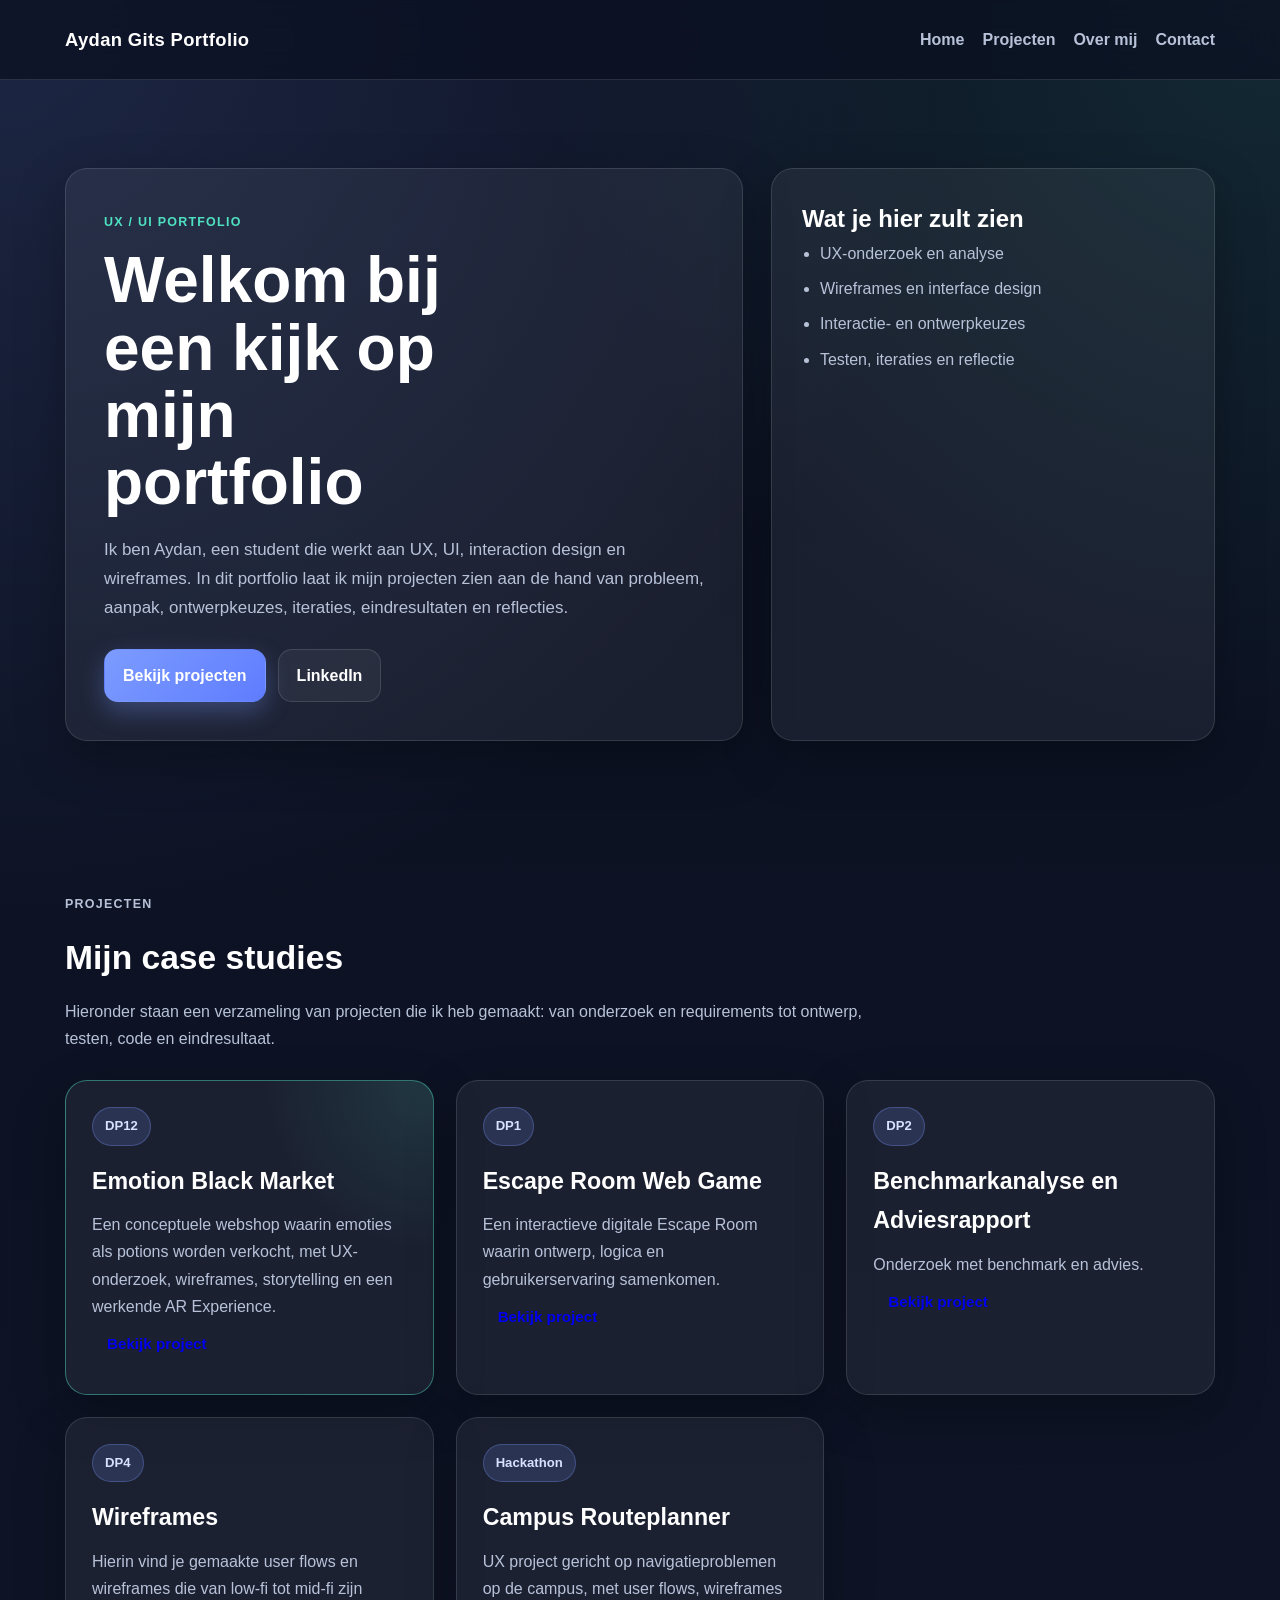
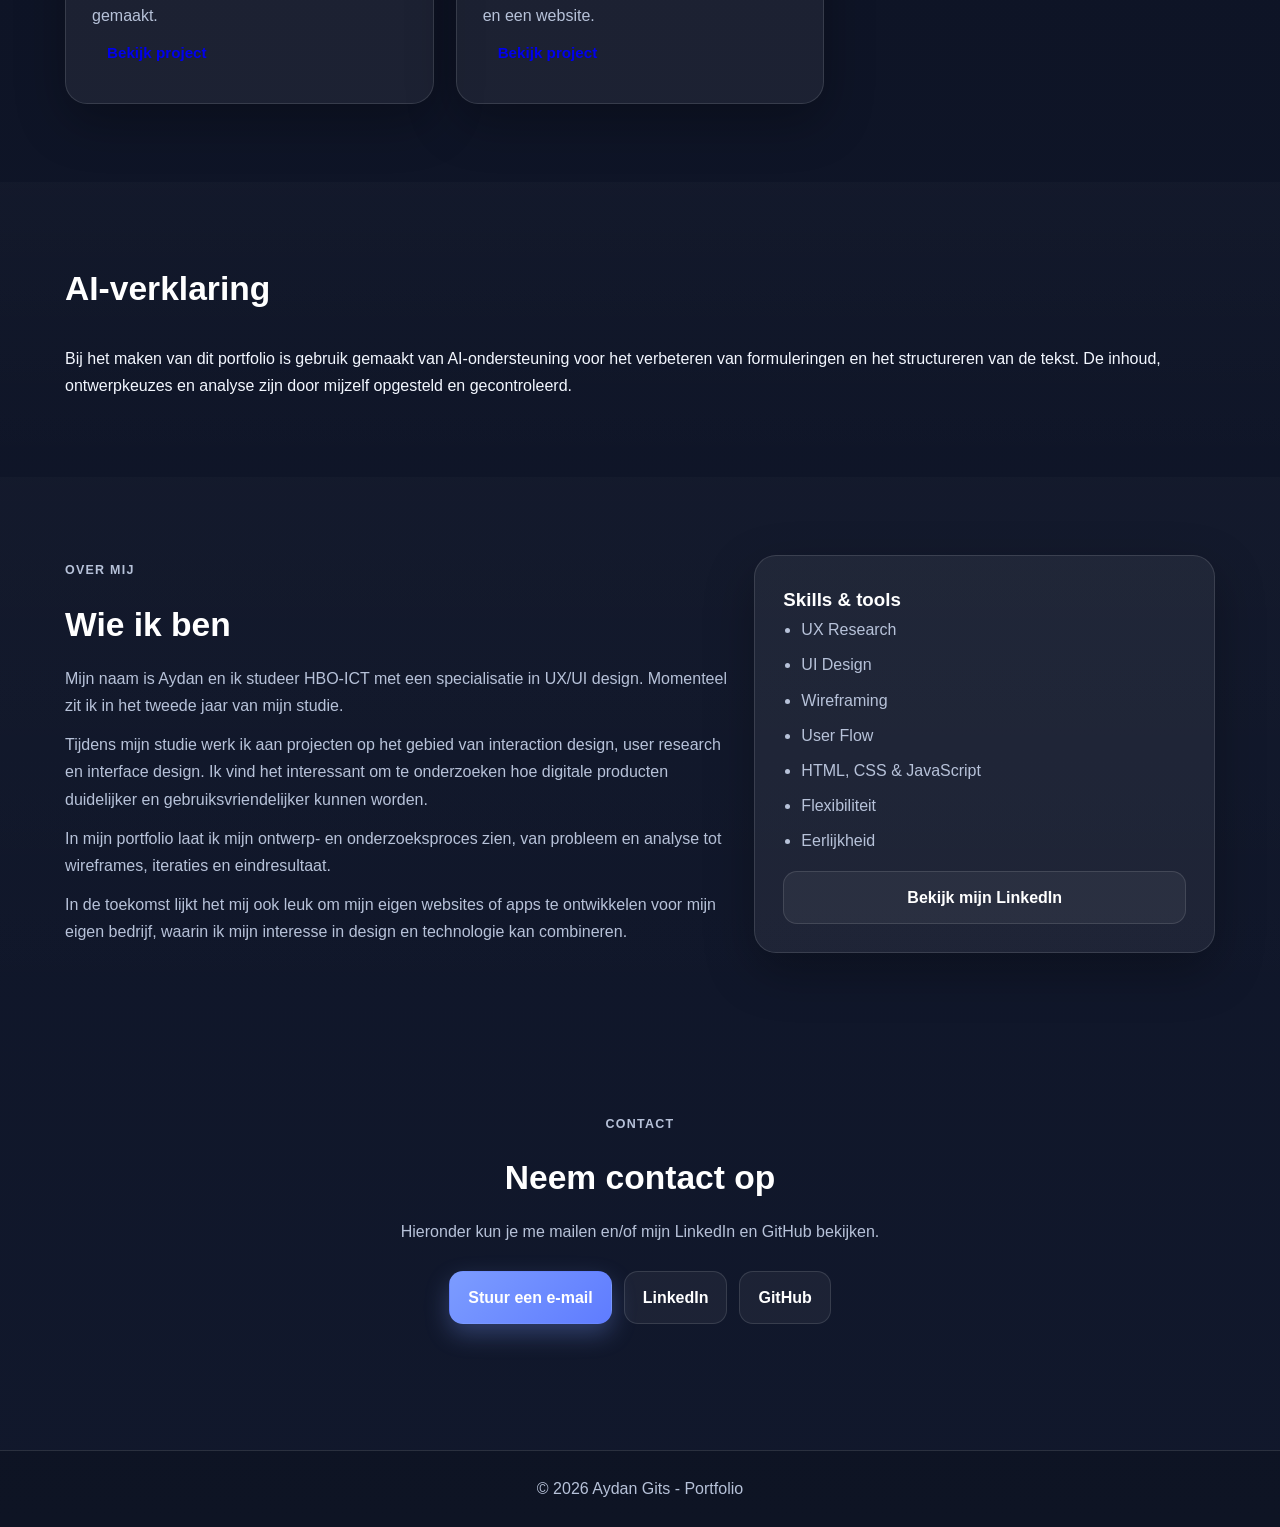
<file: index.html>
<!DOCTYPE html>
<html lang="nl">
<head>
  <meta charset="UTF-8" />
  <meta name="viewport" content="width=device-width, initial-scale=1.0" />
  <title>Aydan Gits | Portfolio</title>
  <link rel="stylesheet" href="style.css" />
</head>
<body>
  <header class="site-header">
    <div class="container header-inner">
      <a class="logo" href="index.html">Aydan Gits Portfolio</a>

      <nav class="nav">
        <a href="#home">Home</a>
        <a href="#projects">Projecten</a>
        <a href="#about">Over mij</a>
        <a href="#contact">Contact</a>
      </nav>
    </div>
  </header>

  <main>
    <section id="home" class="hero">
      <div class="container hero-grid">
        <div class="hero-text">
          <p class="eyebrow">UX / UI Portfolio</p>
          <h1>Welkom bij een kijk op mijn portfolio</h1>
          <p class="intro">
            Ik ben Aydan, een student die werkt aan UX, UI, interaction design en wireframes. 
            In dit portfolio laat ik mijn projecten zien aan de hand van
            probleem, aanpak, ontwerpkeuzes, iteraties, eindresultaten en reflecties.
          </p>

          <div class="hero-buttons">
            <a class="button primary" href="#projects">Bekijk projecten</a>
            <a class="button secondary" href="https://www.linkedin.com/in/aydan-gits-520730218/" target="_blank">LinkedIn</a>
          </div>
        </div>

        <div class="hero-card">
          <h2>Wat je hier zult zien</h2>
          <ul>
            <li>UX-onderzoek en analyse</li>
            <li>Wireframes en interface design</li>
            <li>Interactie- en ontwerpkeuzes</li>
            <li>Testen, iteraties en reflectie</li>
          </ul>
        </div>
      </div>
    </section>

    <section id="projects" class="section">
      <div class="container">
        <div class="section-heading">
          <p class="eyebrow">Projecten</p>
          <h2>Mijn case studies</h2>
          <p>
            Hieronder staan een verzameling van projecten die ik heb gemaakt:
            van onderzoek en requirements tot ontwerp, testen, code en eindresultaat.
          </p>
        </div>

        <div class="project-grid">
          <article class="project-card featured-project">
            <span class="tag">DP12</span>
            <h3>Emotion Black Market</h3>
            <p>
              Een conceptuele webshop waarin emoties als potions worden verkocht, met UX-onderzoek,
              wireframes, storytelling en een werkende AR Experience.
            </p>
            <a class="button small" href="project5.html">Bekijk project</a>
          </article>

          <article class="project-card">
            <span class="tag">DP1</span>
            <h3>Escape Room Web Game</h3>
            <p>
              Een interactieve digitale Escape Room waarin ontwerp, logica en gebruikerservaring samenkomen.
            </p>
            <a class="button small" href="project1.html">Bekijk project</a>
          </article>

          <article class="project-card">
            <span class="tag">DP2</span>
            <h3>Benchmarkanalyse en Adviesrapport</h3>
            <p>
              Onderzoek met benchmark en advies.
            </p>
            <a class="button small" href="project2.html">Bekijk project</a>
          </article>

          <article class="project-card">
            <span class="tag">DP4</span>
            <h3>Wireframes</h3>
            <p>
              Hierin vind je gemaakte user flows en wireframes die van low-fi tot mid-fi zijn gemaakt.
            </p>
            <a class="button small" href="project3.html">Bekijk project</a>
          </article>

          <article class="project-card">
            <span class="tag">Hackathon</span>
            <h3>Campus Routeplanner</h3>
            <p>
              UX project gericht op navigatieproblemen op de campus, met user flows, wireframes en een website.
            </p>
            <a class="button small" href="project4.html">Bekijk project</a>
          </article>
        </div>
      </div>
    </section>  

    <section class="section alt">
      <div class="container">
        <div class="section-heading">
          <h2>AI-verklaring</h2>
        </div>

        <p>
          Bij het maken van dit portfolio is gebruik gemaakt van AI-ondersteuning
          voor het verbeteren van formuleringen en het structureren van de tekst.
          De inhoud, ontwerpkeuzes en analyse zijn door mijzelf opgesteld
          en gecontroleerd.
        </p>
      </div>
    </section>

    <section id="about" class="section alt">
      <div class="container about-grid">
        <div>
          <p class="eyebrow">Over mij</p>
          <h2>Wie ik ben</h2>

          <p>
            Mijn naam is Aydan en ik studeer HBO-ICT met een specialisatie in UX/UI design.
            Momenteel zit ik in het tweede jaar van mijn studie.
          </p>

          <p>
            Tijdens mijn studie werk ik aan projecten op het gebied van interaction design,
            user research en interface design. Ik vind het interessant om te onderzoeken
            hoe digitale producten duidelijker en gebruiksvriendelijker kunnen worden.
          </p>

          <p>
            In mijn portfolio laat ik mijn ontwerp- en onderzoeksproces zien, van probleem
            en analyse tot wireframes, iteraties en eindresultaat.
          </p>

          <p>
            In de toekomst lijkt het mij ook leuk om mijn eigen websites of apps te ontwikkelen
            voor mijn eigen bedrijf, waarin ik mijn interesse in design en technologie kan combineren.
          </p>
        </div>

        <div class="about-card">
          <h3>Skills & tools</h3>
          <ul>
            <li>UX Research</li>
            <li>UI Design</li>
            <li>Wireframing</li>
            <li>User Flow</li>
            <li>HTML, CSS & JavaScript</li>
            <li>Flexibiliteit</li>
            <li>Eerlijkheid</li>
          </ul>

          <a class="button secondary full" href="https://www.linkedin.com/in/aydan-gits-520730218/" target="_blank">
            Bekijk mijn LinkedIn
          </a>
        </div>
      </div>
    </section>

    <section id="contact" class="section contact-section">
      <div class="container">
        <p class="eyebrow">Contact</p>
        <h2>Neem contact op</h2>
        <p>
          Hieronder kun je me mailen en/of mijn LinkedIn en GitHub bekijken.
        </p>

        <div class="link-group center-links">
          <a class="button primary" href="https://mail.google.com/mail/?view=cm&fs=1&to=aydan.gits@student.windesheim.com" target="_blank">Stuur een e-mail</a>
          <a class="button secondary" href="https://www.linkedin.com/in/aydan-gits-520730218/" target="_blank">LinkedIn</a>
          <a class="button secondary" href="https://github.com/aydanjg06" target="_blank">GitHub</a>
        </div>
      </div>
    </section>
  </main>

  <footer class="site-footer">
    <div class="container">
      <p>© 2026 Aydan Gits - Portfolio</p>
    </div>
  </footer>
</body>
</html>
</file>
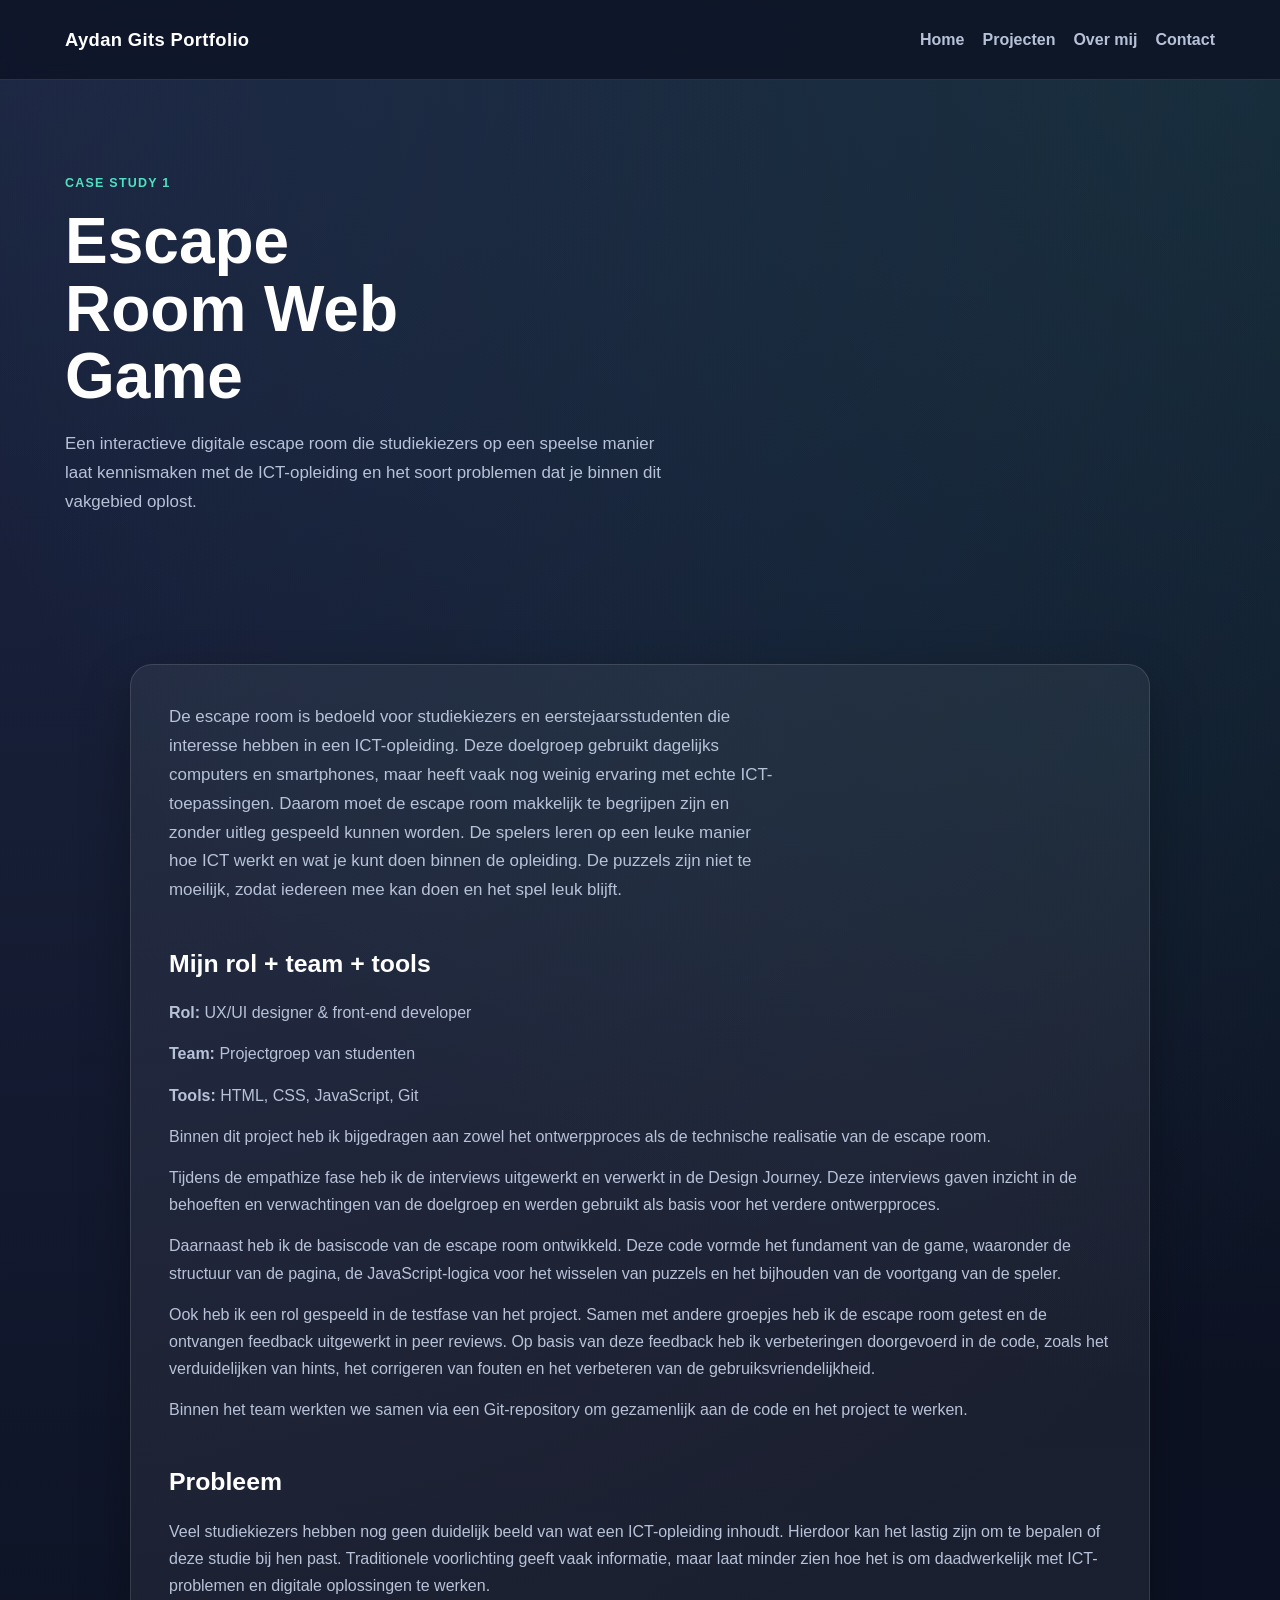
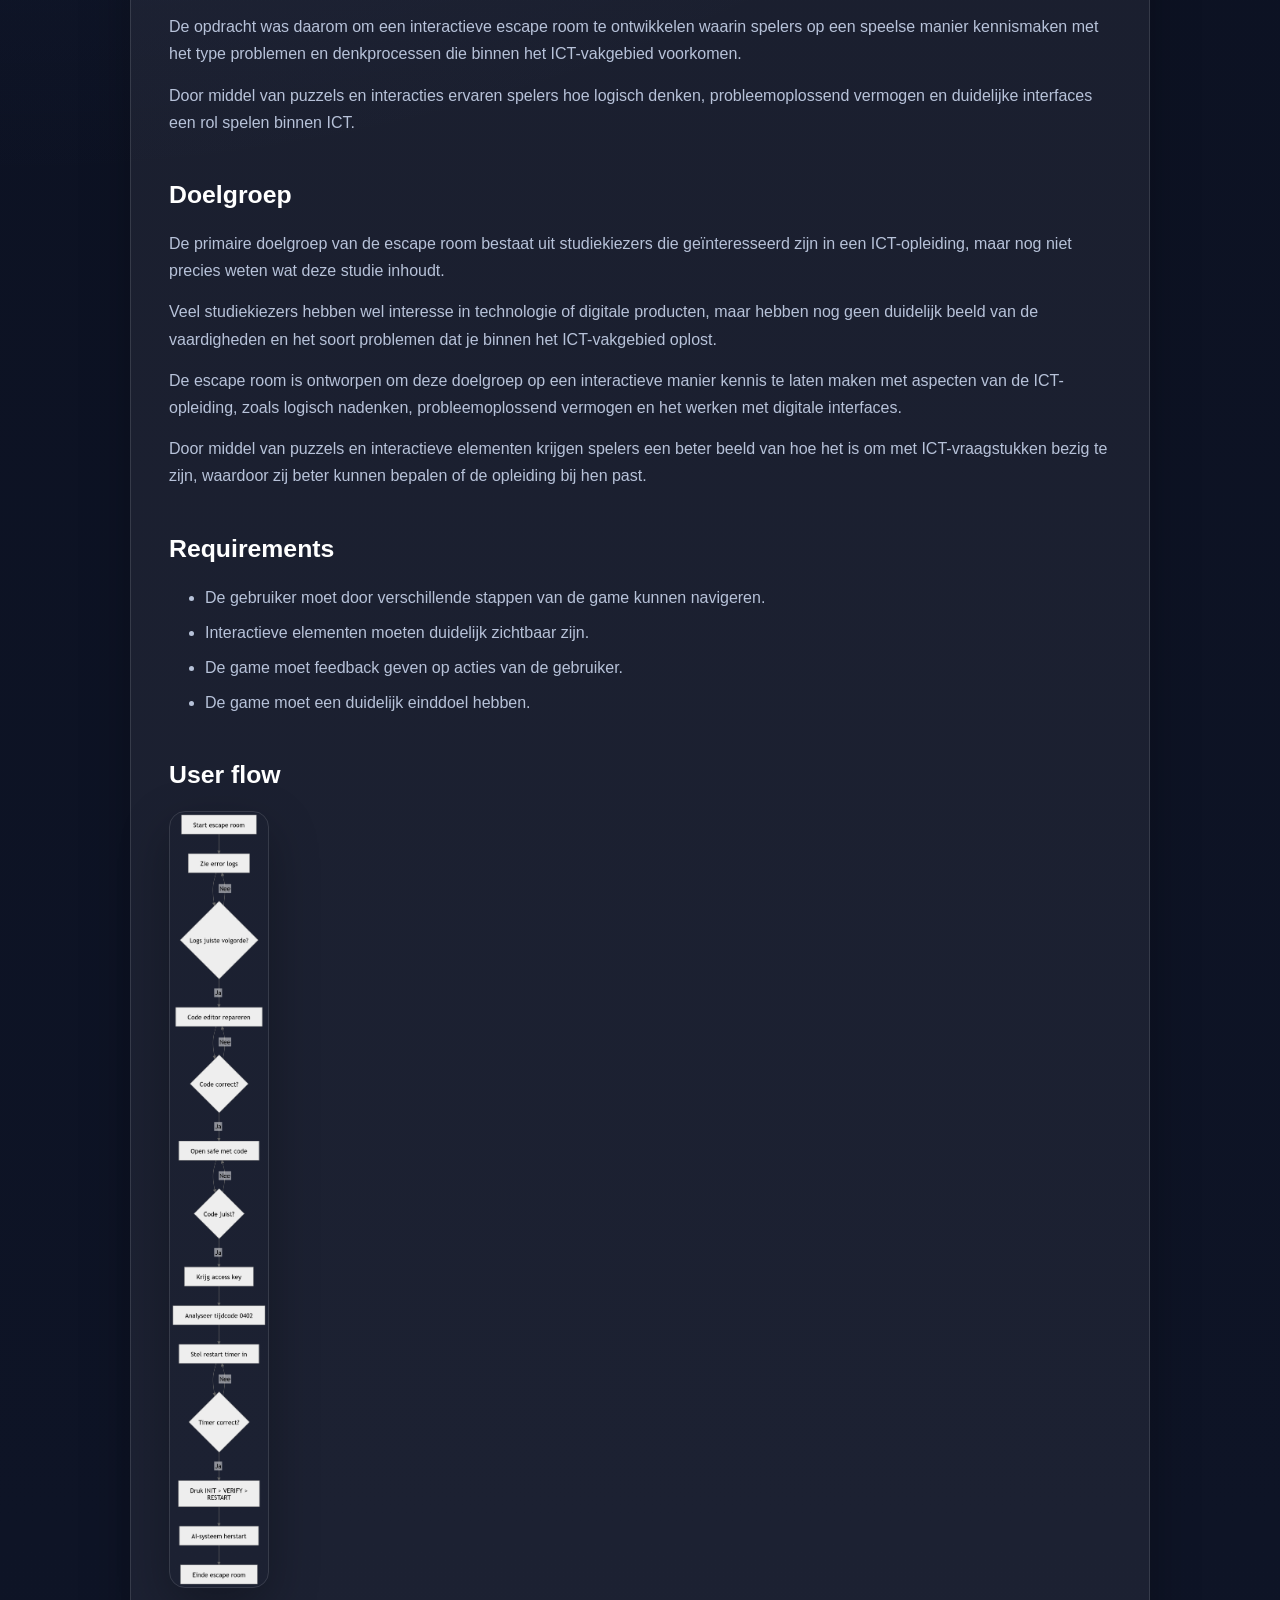
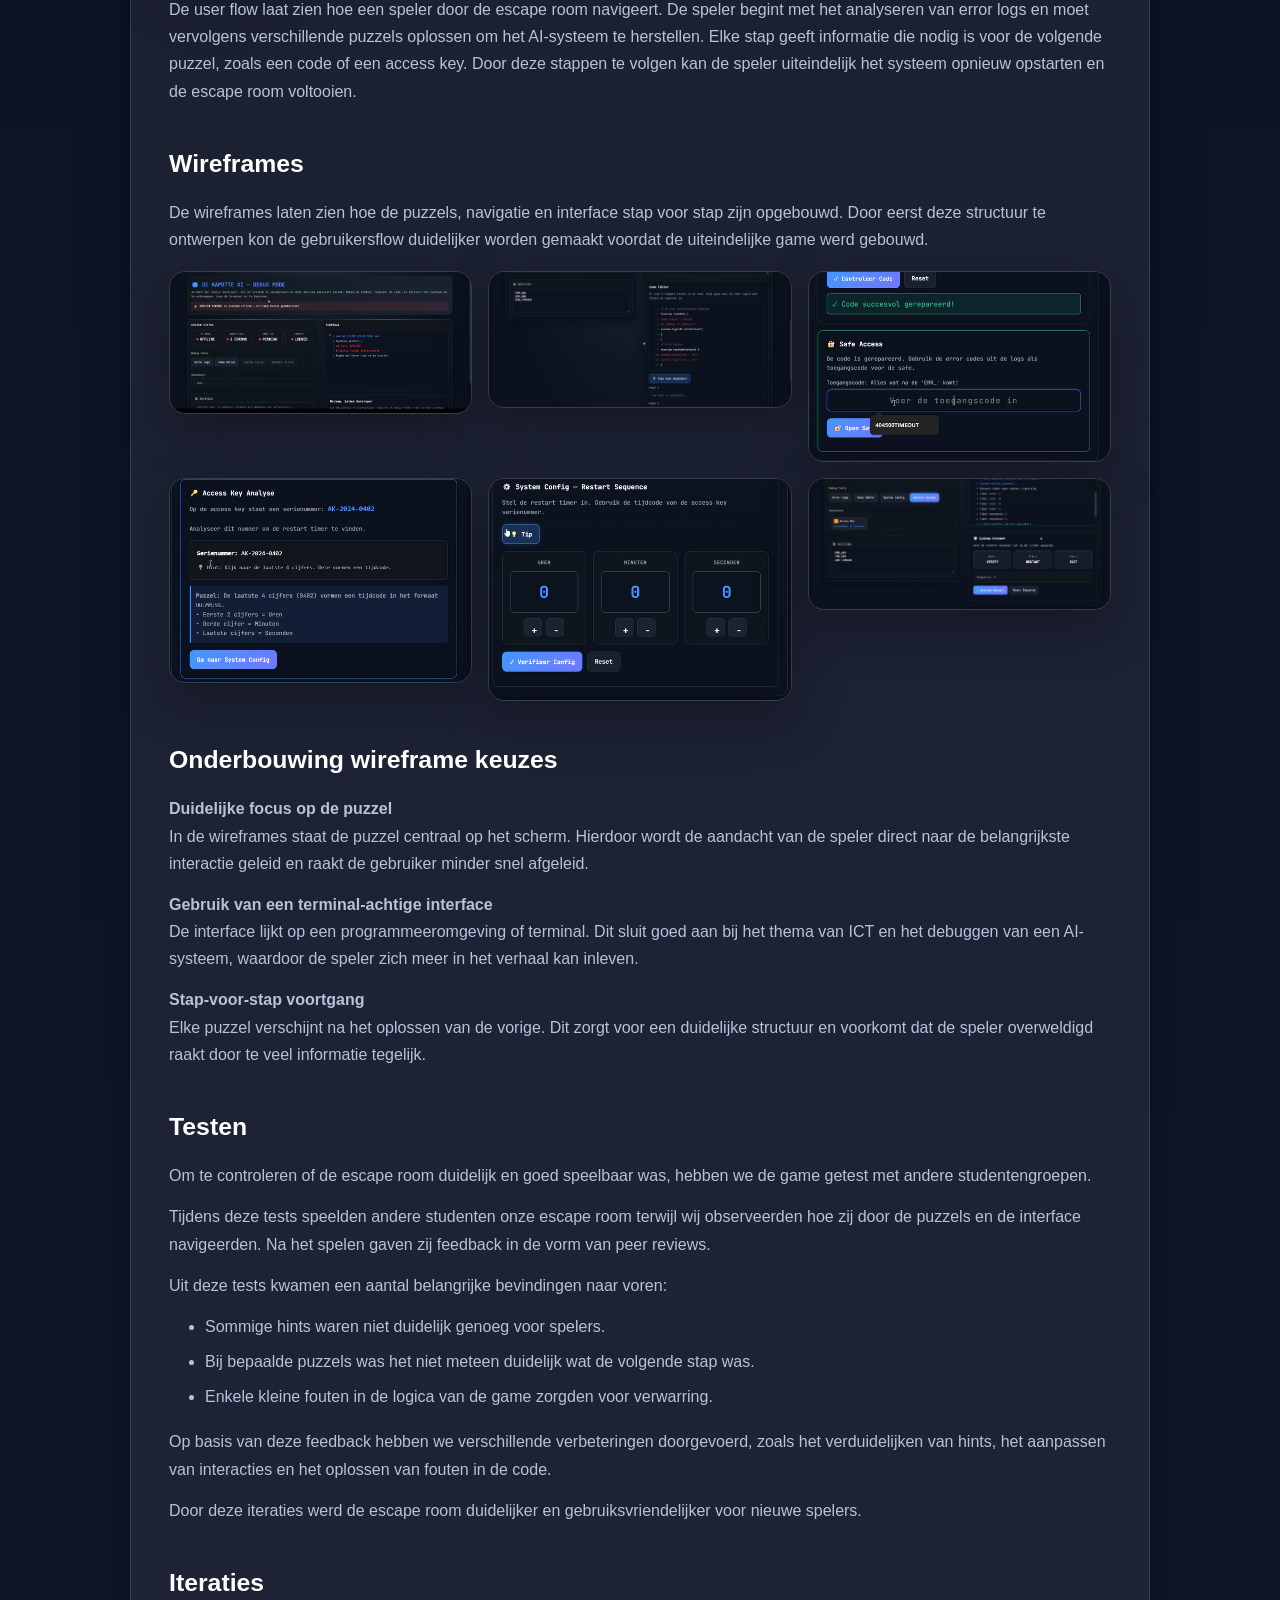
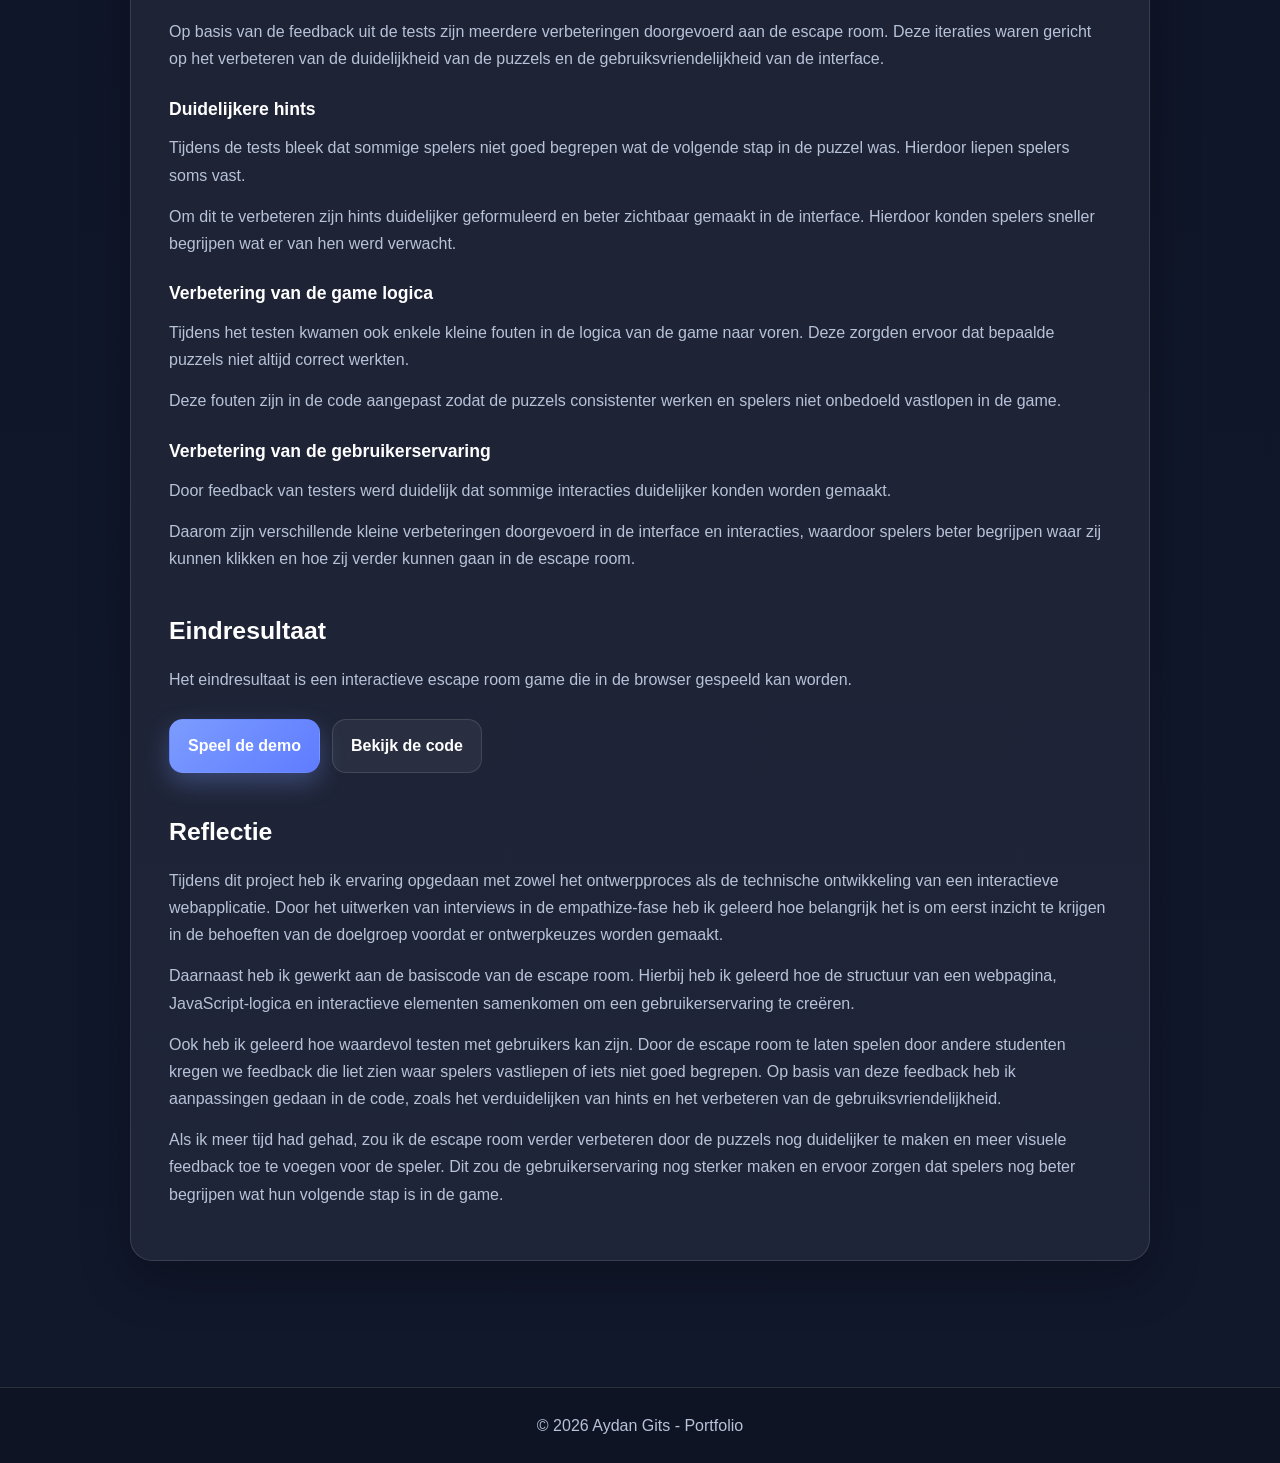
<file: project1.html>
<!DOCTYPE html>
<html lang="nl">
<head>
  <meta charset="UTF-8" />
  <meta name="viewport" content="width=device-width, initial-scale=1.0" />
  <title>Escape Room Web Game | Aydan Gits Portfolio</title>
  <link rel="stylesheet" href="style.css" />
</head>
<body>

  <header class="site-header">
    <div class="container header-inner">
      <a class="logo" href="index.html">Aydan Gits Portfolio</a>

      <nav class="nav">
        <a href="index.html">Home</a>
        <a href="index.html#projects">Projecten</a>
        <a href="index.html#about">Over mij</a>
        <a href="index.html#contact">Contact</a>
      </nav>
    </div>
  </header>

  <main>
    <section class="page-hero">
      <div class="container">
        <p class="eyebrow">Case study 1</p>
        <h1>Escape Room Web Game</h1>
        <p class="page-intro">
          Een interactieve digitale escape room die studiekiezers op een speelse manier
          laat kennismaken met de ICT-opleiding en het soort problemen dat je binnen dit vakgebied oplost.
        </p>
      </div>
    </section>

    <section class="section">
      <div class="container">

<section class="project">

<p class="one-liner">
De escape room is bedoeld voor studiekiezers en eerstejaarsstudenten die interesse
hebben in een ICT-opleiding. Deze doelgroep gebruikt dagelijks computers en
smartphones, maar heeft vaak nog weinig ervaring met echte ICT-toepassingen.
Daarom moet de escape room makkelijk te begrijpen zijn en zonder uitleg gespeeld
kunnen worden.
De spelers leren op een leuke manier hoe ICT werkt en wat je kunt doen binnen de
opleiding. De puzzels zijn niet te moeilijk, zodat iedereen mee kan doen en het spel leuk
blijft.
</p>

<h2>Mijn rol + team + tools</h2>

<p><strong>Rol:</strong> UX/UI designer & front-end developer</p>

<p><strong>Team:</strong> Projectgroep van studenten</p>

<p><strong>Tools:</strong> HTML, CSS, JavaScript, Git</p>

<p>
Binnen dit project heb ik bijgedragen aan zowel het ontwerpproces als de
technische realisatie van de escape room.
</p>

<p>
Tijdens de empathize fase heb ik de interviews uitgewerkt en verwerkt
in de Design Journey. Deze interviews gaven inzicht in de behoeften en
verwachtingen van de doelgroep en werden gebruikt als basis voor het
verdere ontwerpproces.
</p>

<p>
Daarnaast heb ik de basiscode van de escape room ontwikkeld. Deze code
vormde het fundament van de game, waaronder de structuur van de pagina,
de JavaScript-logica voor het wisselen van puzzels en het bijhouden van
de voortgang van de speler.
</p>

<p>
Ook heb ik een rol gespeeld in de testfase van het project. Samen met
andere groepjes heb ik de escape room getest en de ontvangen feedback
uitgewerkt in peer reviews. Op basis van deze feedback heb ik
verbeteringen doorgevoerd in de code, zoals het verduidelijken van hints,
het corrigeren van fouten en het verbeteren van de gebruiksvriendelijkheid.
</p>

<p>
Binnen het team werkten we samen via een Git-repository om gezamenlijk
aan de code en het project te werken.
</p>


<h2>Probleem</h2>

<p>
Veel studiekiezers hebben nog geen duidelijk beeld van wat een ICT-opleiding
inhoudt. Hierdoor kan het lastig zijn om te bepalen of deze studie bij hen past.
Traditionele voorlichting geeft vaak informatie, maar laat minder zien hoe het
is om daadwerkelijk met ICT-problemen en digitale oplossingen te werken.
</p>

<p>
De opdracht was daarom om een interactieve escape room te ontwikkelen waarin
spelers op een speelse manier kennismaken met het type problemen en
denkprocessen die binnen het ICT-vakgebied voorkomen.
</p>

<p>
Door middel van puzzels en interacties ervaren spelers hoe logisch denken,
probleemoplossend vermogen en duidelijke interfaces een rol spelen binnen ICT.
</p>


<h2>Doelgroep</h2>

<p>
De primaire doelgroep van de escape room bestaat uit studiekiezers die
geïnteresseerd zijn in een ICT-opleiding, maar nog niet precies weten
wat deze studie inhoudt.
</p>

<p>
Veel studiekiezers hebben wel interesse in technologie of digitale
producten, maar hebben nog geen duidelijk beeld van de vaardigheden
en het soort problemen dat je binnen het ICT-vakgebied oplost.
</p>

<p>
De escape room is ontworpen om deze doelgroep op een interactieve
manier kennis te laten maken met aspecten van de ICT-opleiding,
zoals logisch nadenken, probleemoplossend vermogen en het werken
met digitale interfaces.
</p>

<p>
Door middel van puzzels en interactieve elementen krijgen spelers
een beter beeld van hoe het is om met ICT-vraagstukken bezig te zijn,
waardoor zij beter kunnen bepalen of de opleiding bij hen past.
</p>


<h2>Requirements</h2>

<ul>
<li>De gebruiker moet door verschillende stappen van de game kunnen navigeren.</li>
<li>Interactieve elementen moeten duidelijk zichtbaar zijn.</li>
<li>De game moet feedback geven op acties van de gebruiker.</li>
<li>De game moet een duidelijk einddoel hebben.</li>
</ul>


<h2>User flow</h2>

<img src="images/Escape Room User flow.png" alt="User flow escape room" width="100">

<p>
De user flow laat zien hoe een speler door de escape room navigeert. 
De speler begint met het analyseren van error logs en moet vervolgens 
verschillende puzzels oplossen om het AI-systeem te herstellen. 
Elke stap geeft informatie die nodig is voor de volgende puzzel, 
zoals een code of een access key. Door deze stappen te volgen kan 
de speler uiteindelijk het systeem opnieuw opstarten en de escape room voltooien.
</p>


<h2>Wireframes</h2>

<p>
De wireframes laten zien hoe de puzzels, navigatie en interface stap voor stap zijn opgebouwd.
Door eerst deze structuur te ontwerpen kon de gebruikersflow duidelijker worden gemaakt
voordat de uiteindelijke game werd gebouwd.
</p>

<div class="wireframes">
  <img src="images/Escape Room ss1.png" alt="Wireframe 1" width="300">
  <img src="images/Escape Room ss2.png" alt="Wireframe 2" width="300">
  <img src="images/Escape Room ss3.png" alt="Wireframe 3" width="300">
  <img src="images/Escape Room ss4.png" alt="Wireframe 4" width="300">
  <img src="images/Escape Room ss5.png" alt="Wireframe 5" width="300">
  <img src="images/Escape Room ss6.png" alt="Wireframe 6" width="300">
</div>

<h2>Onderbouwing wireframe keuzes</h2>

<p>
<b>Duidelijke focus op de puzzel</b><br>
In de wireframes staat de puzzel centraal op het scherm. Hierdoor wordt 
de aandacht van de speler direct naar de belangrijkste interactie geleid 
en raakt de gebruiker minder snel afgeleid.
</p>

<p>
<b>Gebruik van een terminal-achtige interface</b><br>
De interface lijkt op een programmeeromgeving of terminal. Dit sluit 
goed aan bij het thema van ICT en het debuggen van een AI-systeem, 
waardoor de speler zich meer in het verhaal kan inleven.
</p>

<p>
<b>Stap-voor-stap voortgang</b><br>
Elke puzzel verschijnt na het oplossen van de vorige. Dit zorgt voor 
een duidelijke structuur en voorkomt dat de speler overweldigd raakt 
door te veel informatie tegelijk.
</p>


<h2>Testen</h2>

<p>
Om te controleren of de escape room duidelijk en goed speelbaar was,
hebben we de game getest met andere studentengroepen.
</p>

<p>
Tijdens deze tests speelden andere studenten onze escape room terwijl
wij observeerden hoe zij door de puzzels en de interface navigeerden.
Na het spelen gaven zij feedback in de vorm van peer reviews.
</p>

<p>
Uit deze tests kwamen een aantal belangrijke bevindingen naar voren:
</p>

<ul>
<li>Sommige hints waren niet duidelijk genoeg voor spelers.</li>
<li>Bij bepaalde puzzels was het niet meteen duidelijk wat de volgende stap was.</li>
<li>Enkele kleine fouten in de logica van de game zorgden voor verwarring.</li>
</ul>

<p>
Op basis van deze feedback hebben we verschillende verbeteringen
doorgevoerd, zoals het verduidelijken van hints, het aanpassen van
interacties en het oplossen van fouten in de code.
</p>

<p>
Door deze iteraties werd de escape room duidelijker en
gebruiksvriendelijker voor nieuwe spelers.
</p>


<h2>Iteraties</h2>

<p>
Op basis van de feedback uit de tests zijn meerdere verbeteringen
doorgevoerd aan de escape room. Deze iteraties waren gericht op het
verbeteren van de duidelijkheid van de puzzels en de
gebruiksvriendelijkheid van de interface.
</p>

<h3>Duidelijkere hints</h3>

<p>
Tijdens de tests bleek dat sommige spelers niet goed begrepen wat de
volgende stap in de puzzel was. Hierdoor liepen spelers soms vast.
</p>

<p>
Om dit te verbeteren zijn hints duidelijker geformuleerd en beter
zichtbaar gemaakt in de interface. Hierdoor konden spelers sneller
begrijpen wat er van hen werd verwacht.
</p>

<h3>Verbetering van de game logica</h3>

<p>
Tijdens het testen kwamen ook enkele kleine fouten in de logica van de
game naar voren. Deze zorgden ervoor dat bepaalde puzzels niet altijd
correct werkten.
</p>

<p>
Deze fouten zijn in de code aangepast zodat de puzzels consistenter
werken en spelers niet onbedoeld vastlopen in de game.
</p>

<h3>Verbetering van de gebruikerservaring</h3>

<p>
Door feedback van testers werd duidelijk dat sommige interacties
duidelijker konden worden gemaakt.
</p>

<p>
Daarom zijn verschillende kleine verbeteringen doorgevoerd in de
interface en interacties, waardoor spelers beter begrijpen waar zij
kunnen klikken en hoe zij verder kunnen gaan in de escape room.
</p>


<h2>Eindresultaat</h2>

<p>
Het eindresultaat is een interactieve escape room game die in de browser
gespeeld kan worden.
</p>

<div class="project-links">

<a class="button primary" href="docs/DP1 Escape Room/index.html" target="_blank">
Speel de demo
</a>

<a class="button secondary" href="https://github.com/daanwlt/DP1-Escape-Room" target="_blank">
Bekijk de code
</a>

</div>


<h2>Reflectie</h2>

<p>
Tijdens dit project heb ik ervaring opgedaan met zowel het ontwerpproces
als de technische ontwikkeling van een interactieve webapplicatie.
Door het uitwerken van interviews in de empathize-fase heb ik geleerd
hoe belangrijk het is om eerst inzicht te krijgen in de behoeften van
de doelgroep voordat er ontwerpkeuzes worden gemaakt.
</p>

<p>
Daarnaast heb ik gewerkt aan de basiscode van de escape room.
Hierbij heb ik geleerd hoe de structuur van een webpagina,
JavaScript-logica en interactieve elementen samenkomen om een
gebruikerservaring te creëren.
</p>

<p>
Ook heb ik geleerd hoe waardevol testen met gebruikers kan zijn.
Door de escape room te laten spelen door andere studenten kregen we
feedback die liet zien waar spelers vastliepen of iets niet goed
begrepen. Op basis van deze feedback heb ik aanpassingen gedaan in
de code, zoals het verduidelijken van hints en het verbeteren van
de gebruiksvriendelijkheid.
</p>

<p>
Als ik meer tijd had gehad, zou ik de escape room verder verbeteren
door de puzzels nog duidelijker te maken en meer visuele feedback
toe te voegen voor de speler. Dit zou de gebruikerservaring nog
sterker maken en ervoor zorgen dat spelers nog beter begrijpen
wat hun volgende stap is in de game.
</p>

</section>

      </div>
    </section>
  </main>

  <footer class="site-footer">
    <div class="container">
      <p>© 2026 Aydan Gits - Portfolio</p>
    </div>
  </footer>

</body>
</html>
</file>
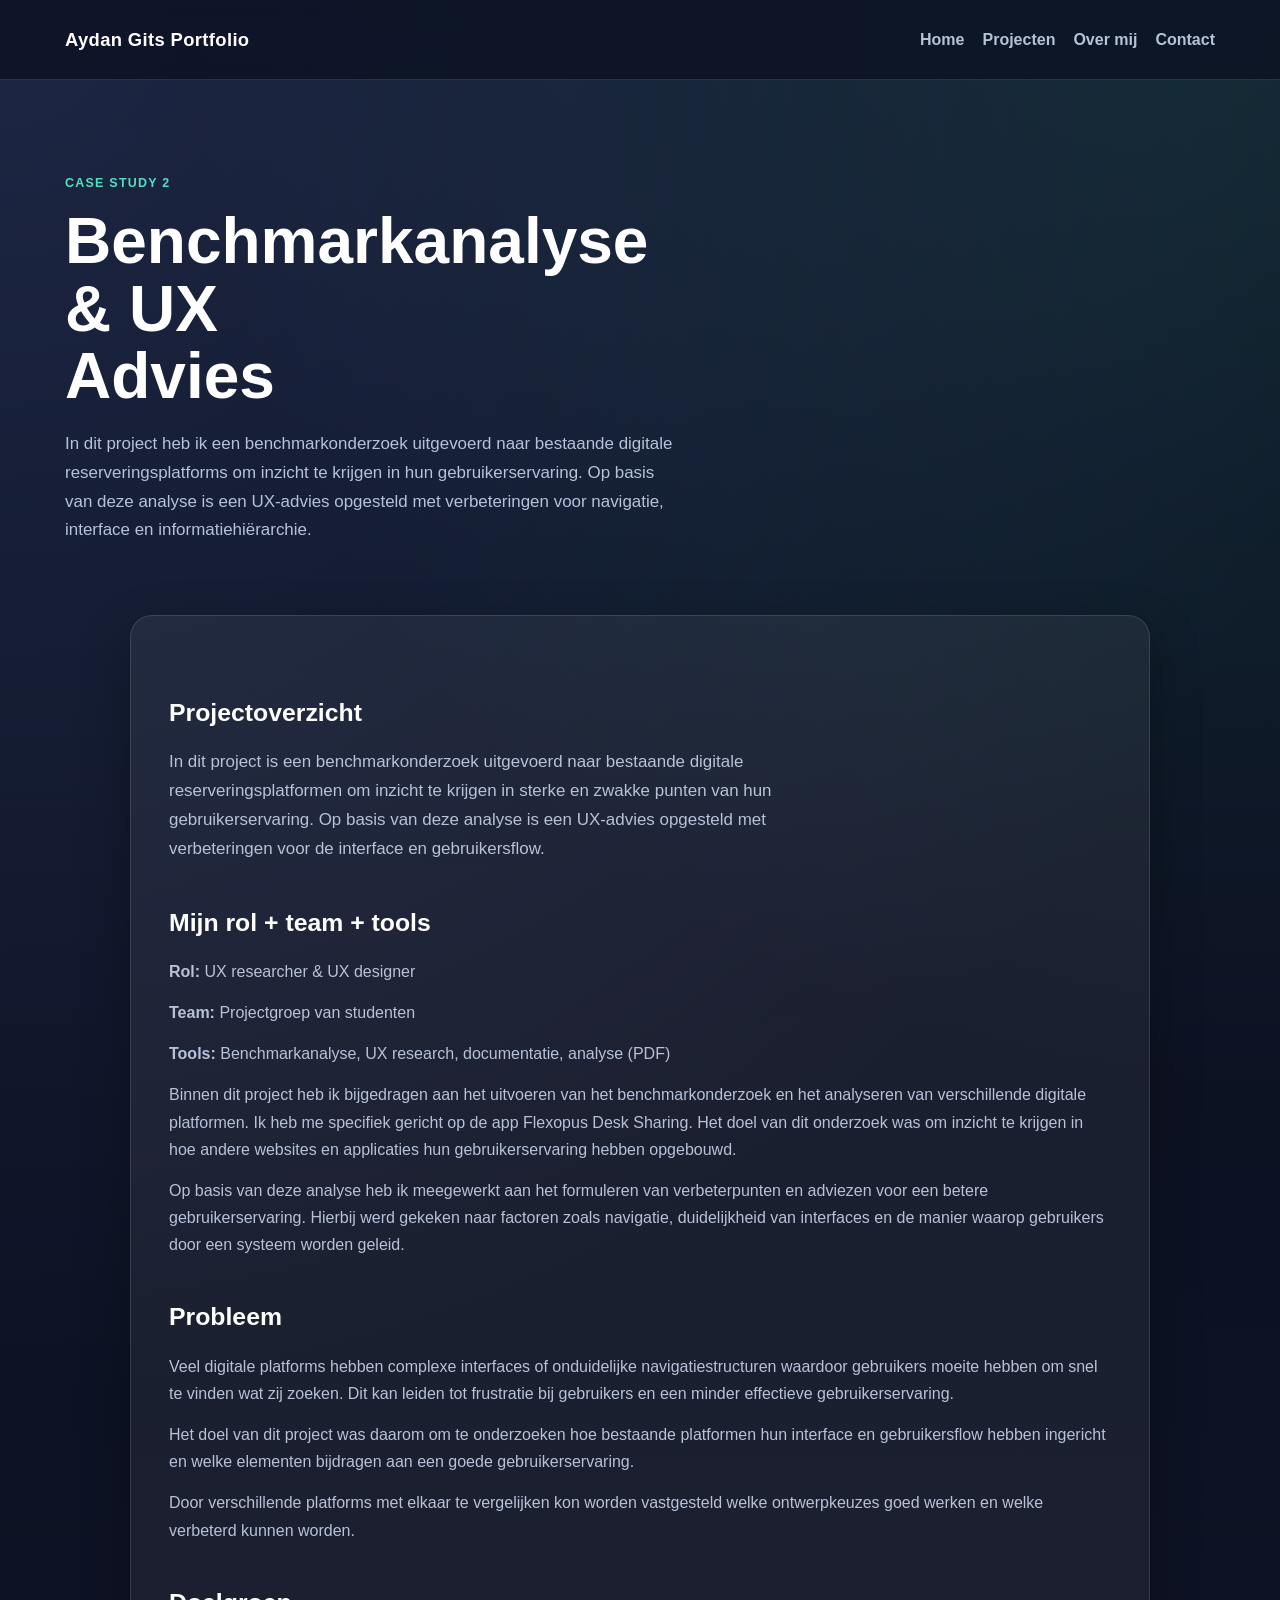
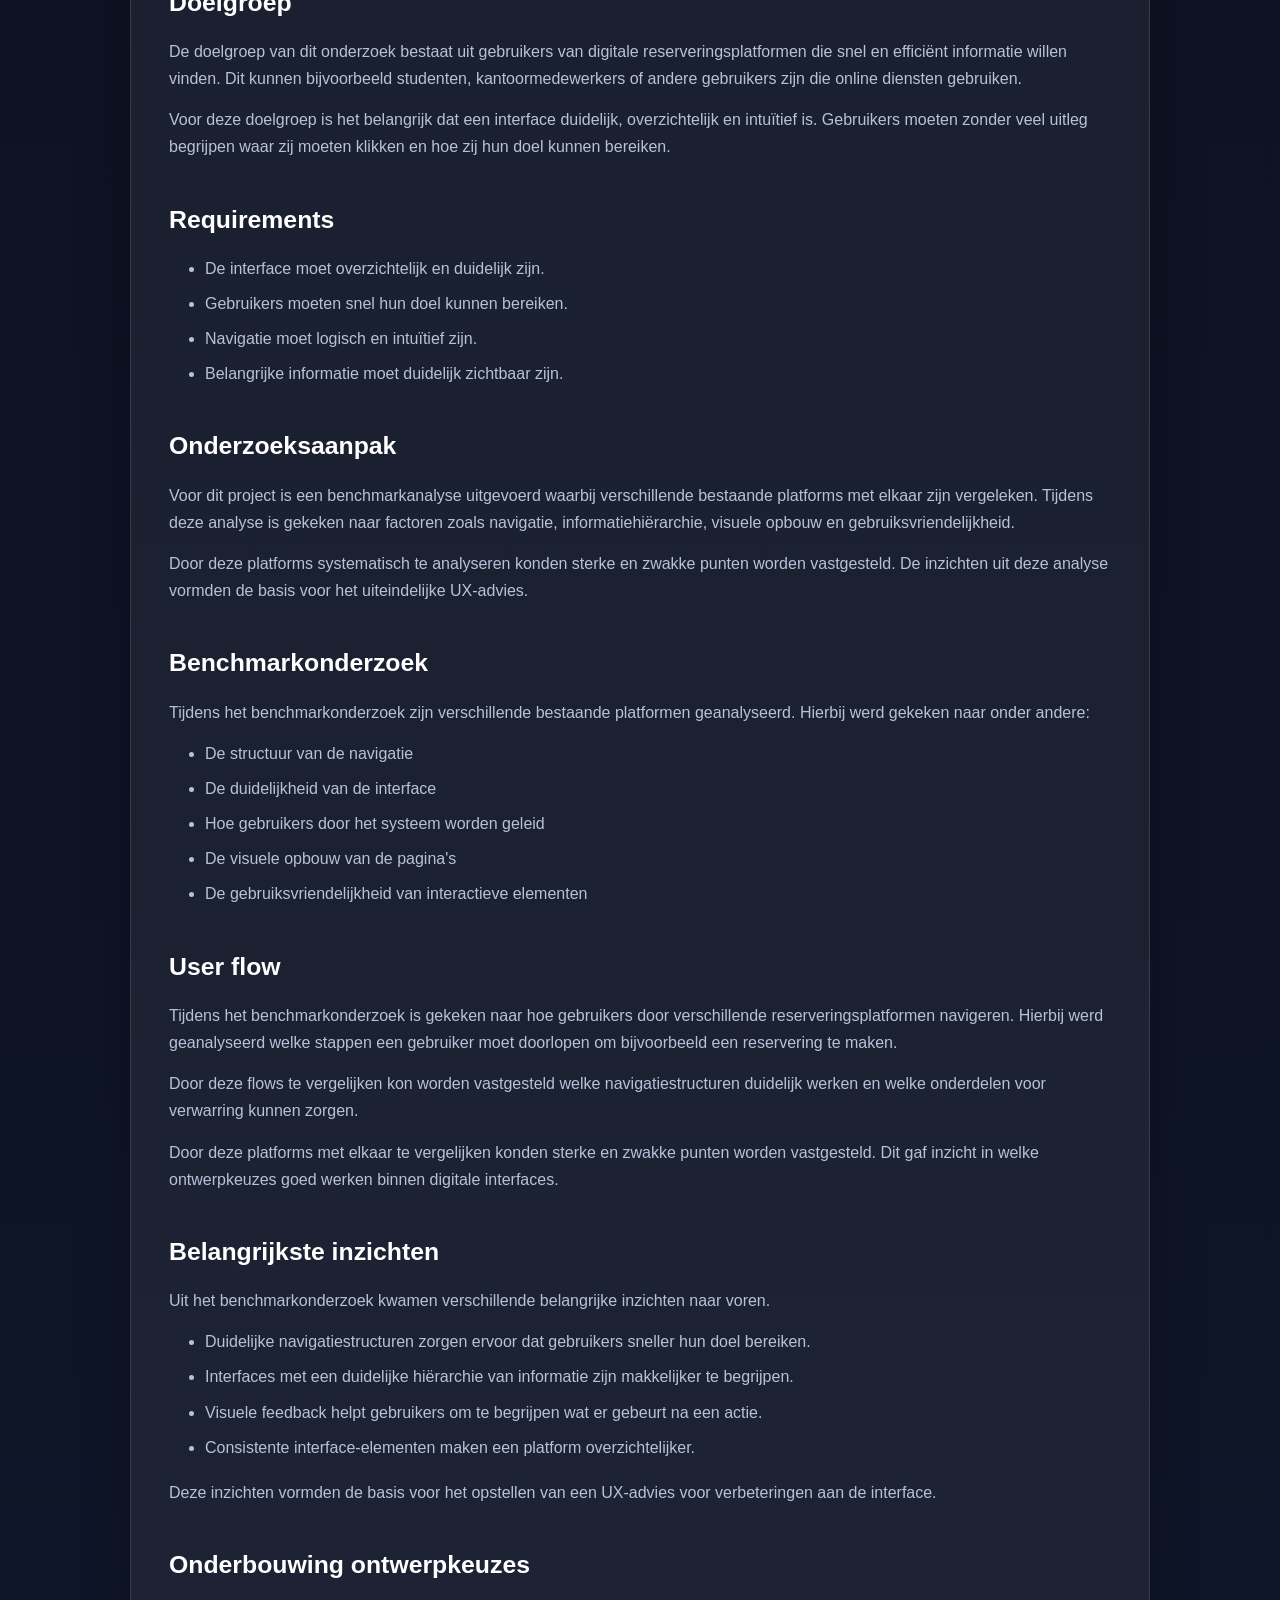
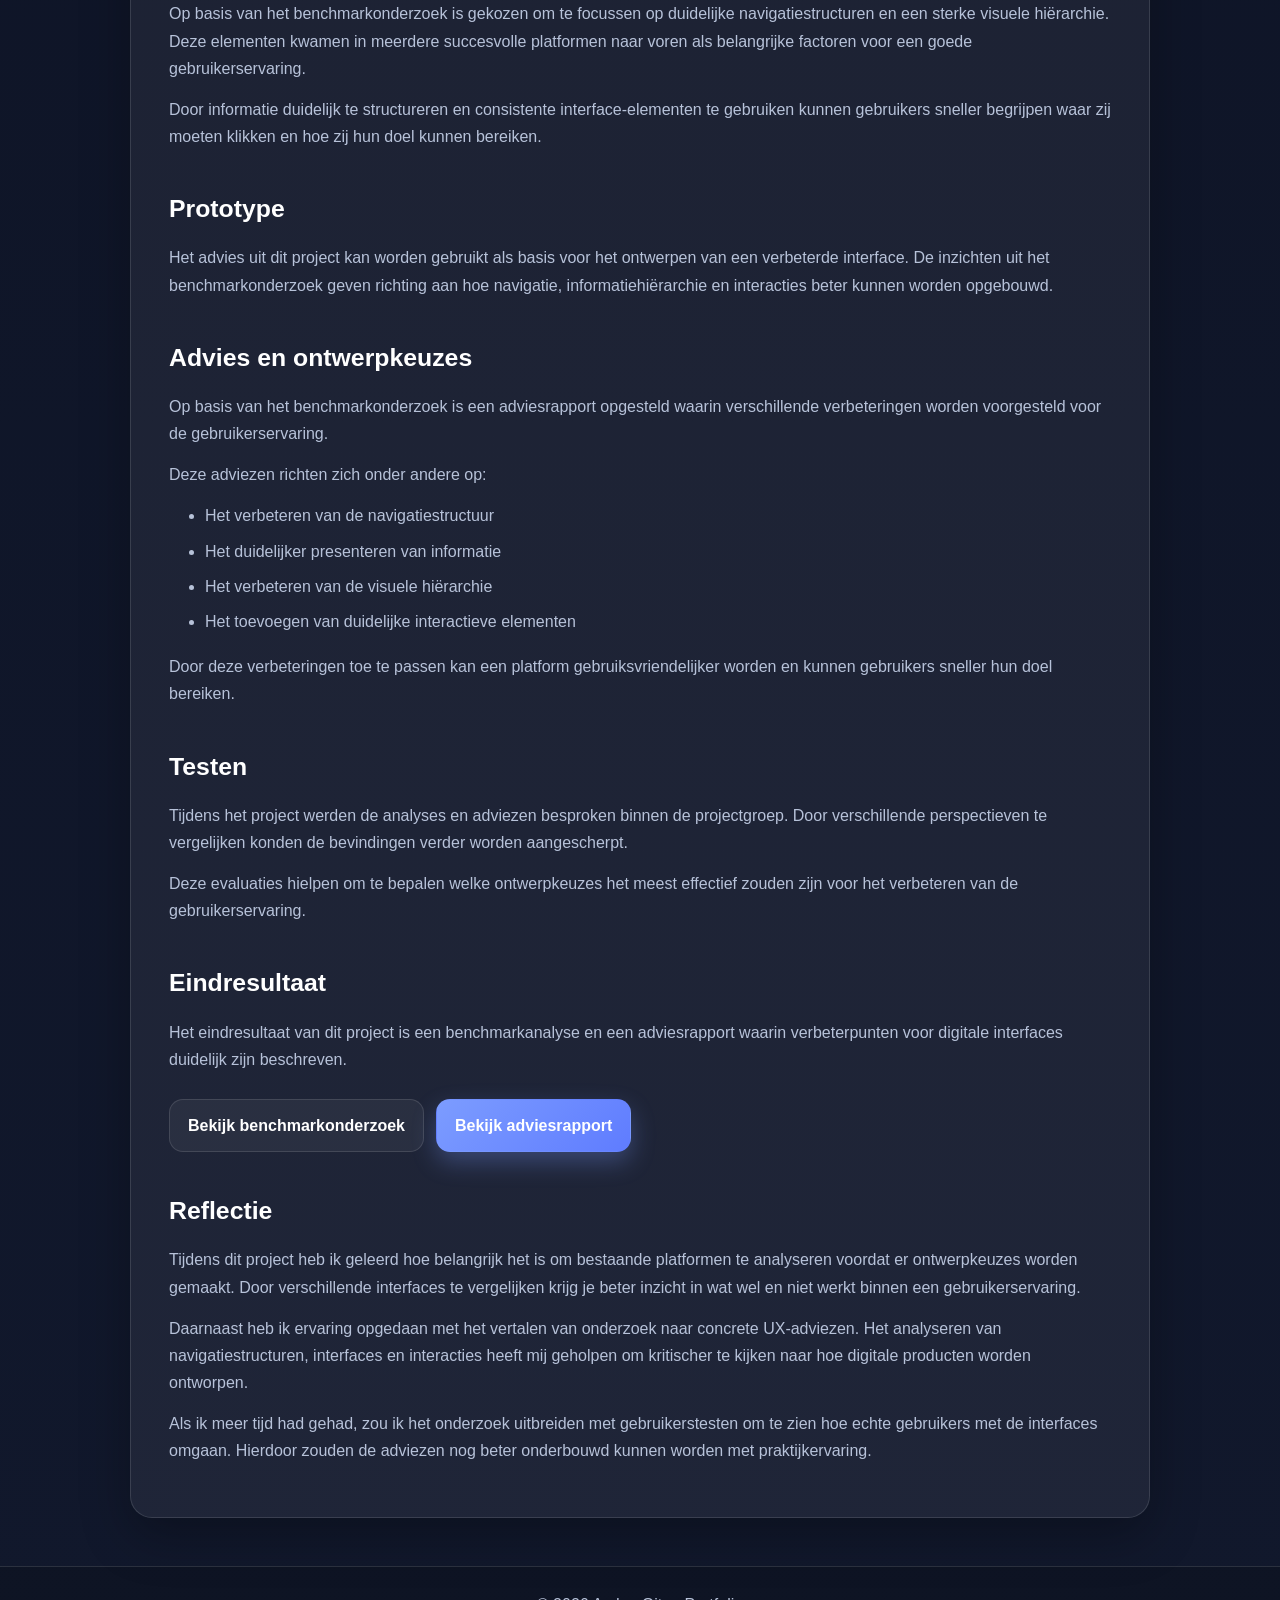
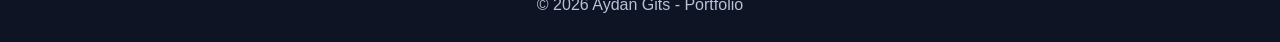
<file: project2.html>
<!DOCTYPE html>
<html lang="nl">
<head>
  <meta charset="UTF-8" />
  <meta name="viewport" content="width=device-width, initial-scale=1.0" />
  <title>Benchmarkanalyse & UX Advies | Aydan Gits Portfolio</title>
  <link rel="stylesheet" href="style.css" />
</head>
<body>

<header class="site-header">
  <div class="container header-inner">
    <a class="logo" href="index.html">Aydan Gits Portfolio</a>

    <nav class="nav">
      <a href="index.html">Home</a>
      <a href="index.html#projects">Projecten</a>
      <a href="index.html#about">Over mij</a>
      <a href="index.html#contact">Contact</a>
    </nav>
  </div>
</header>

<main>
  <section class="page-hero">
    <div class="container">
      <p class="eyebrow">Case study 2</p>
      <h1>Benchmarkanalyse & UX Advies</h1>

      <p class="page-intro">
        In dit project heb ik een benchmarkonderzoek uitgevoerd naar bestaande
        digitale reserveringsplatforms om inzicht te krijgen in hun gebruikerservaring.
        Op basis van deze analyse is een UX-advies opgesteld met verbeteringen
        voor navigatie, interface en informatiehiërarchie.
      </p>
    </div>
  </section>

  <section class="project">

  <h2>Projectoverzicht</h2>

    <p class="one-liner">
      In dit project is een benchmarkonderzoek uitgevoerd naar bestaande digitale
      reserveringsplatformen om inzicht te krijgen in sterke en zwakke punten van hun
      gebruikerservaring. Op basis van deze analyse is een UX-advies opgesteld
      met verbeteringen voor de interface en gebruikersflow.
    </p>

    <h2>Mijn rol + team + tools</h2>

    <p><strong>Rol:</strong> UX researcher & UX designer</p>
    <p><strong>Team:</strong> Projectgroep van studenten</p>
    <p><strong>Tools:</strong> Benchmarkanalyse, UX research, documentatie, analyse (PDF)</p>

    <p>
      Binnen dit project heb ik bijgedragen aan het uitvoeren van het
      benchmarkonderzoek en het analyseren van verschillende digitale
      platformen. Ik heb me specifiek gericht op de app Flexopus Desk Sharing.
      Het doel van dit onderzoek was om inzicht te krijgen in
      hoe andere websites en applicaties hun gebruikerservaring hebben
      opgebouwd.
    </p>

    <p>
      Op basis van deze analyse heb ik meegewerkt aan het formuleren van
      verbeterpunten en adviezen voor een betere gebruikerservaring.
      Hierbij werd gekeken naar factoren zoals navigatie, duidelijkheid
      van interfaces en de manier waarop gebruikers door een systeem
      worden geleid.
    </p>

    <h2>Probleem</h2>

    <p>
      Veel digitale platforms hebben complexe interfaces of onduidelijke
      navigatiestructuren waardoor gebruikers moeite hebben om snel te
      vinden wat zij zoeken. Dit kan leiden tot frustratie bij gebruikers
      en een minder effectieve gebruikerservaring.
    </p>

    <p>
      Het doel van dit project was daarom om te onderzoeken hoe bestaande
      platformen hun interface en gebruikersflow hebben ingericht en
      welke elementen bijdragen aan een goede gebruikerservaring.
    </p>

    <p>
      Door verschillende platforms met elkaar te vergelijken kon worden
      vastgesteld welke ontwerpkeuzes goed werken en welke verbeterd
      kunnen worden.
    </p>

    <h2>Doelgroep</h2>

    <p>
      De doelgroep van dit onderzoek bestaat uit gebruikers van digitale
      reserveringsplatformen die snel en efficiënt informatie willen vinden.
      Dit kunnen bijvoorbeeld studenten, kantoormedewerkers of andere
      gebruikers zijn die online diensten gebruiken.
    </p>

    <p>
      Voor deze doelgroep is het belangrijk dat een interface duidelijk,
      overzichtelijk en intuïtief is. Gebruikers moeten zonder veel
      uitleg begrijpen waar zij moeten klikken en hoe zij hun doel
      kunnen bereiken.
    </p>

    <h2>Requirements</h2>

    <ul>
    <li>De interface moet overzichtelijk en duidelijk zijn.</li>
    <li>Gebruikers moeten snel hun doel kunnen bereiken.</li>
    <li>Navigatie moet logisch en intuïtief zijn.</li>
    <li>Belangrijke informatie moet duidelijk zichtbaar zijn.</li>
    </ul>

    <h2>Onderzoeksaanpak</h2>

    <p>
      Voor dit project is een benchmarkanalyse uitgevoerd waarbij
      verschillende bestaande platforms met elkaar zijn vergeleken.
      Tijdens deze analyse is gekeken naar factoren zoals navigatie,
      informatiehiërarchie, visuele opbouw en gebruiksvriendelijkheid.
    </p>

    <p>
      Door deze platforms systematisch te analyseren konden sterke en
      zwakke punten worden vastgesteld. De inzichten uit deze analyse
      vormden de basis voor het uiteindelijke UX-advies.
    </p>

    <h2>Benchmarkonderzoek</h2>

    <p>
      Tijdens het benchmarkonderzoek zijn verschillende bestaande
      platformen geanalyseerd. Hierbij werd gekeken naar onder andere:
    </p>

    <ul>
      <li>De structuur van de navigatie</li>
      <li>De duidelijkheid van de interface</li>
      <li>Hoe gebruikers door het systeem worden geleid</li>
      <li>De visuele opbouw van de pagina's</li>
      <li>De gebruiksvriendelijkheid van interactieve elementen</li>
    </ul>

    <h2>User flow</h2>

    <p>
    Tijdens het benchmarkonderzoek is gekeken naar hoe gebruikers door
    verschillende reserveringsplatformen navigeren. Hierbij werd geanalyseerd
    welke stappen een gebruiker moet doorlopen om bijvoorbeeld een reservering
    te maken.
    </p>

    <p>
    Door deze flows te vergelijken kon worden vastgesteld welke
    navigatiestructuren duidelijk werken en welke onderdelen
    voor verwarring kunnen zorgen.
    </p>

    <p>
      Door deze platforms met elkaar te vergelijken konden sterke en
      zwakke punten worden vastgesteld. Dit gaf inzicht in welke
      ontwerpkeuzes goed werken binnen digitale interfaces.
    </p>

    <h2>Belangrijkste inzichten</h2>

    <p>
      Uit het benchmarkonderzoek kwamen verschillende belangrijke
      inzichten naar voren.
    </p>

    <ul>
      <li>Duidelijke navigatiestructuren zorgen ervoor dat gebruikers sneller hun doel bereiken.</li>
      <li>Interfaces met een duidelijke hiërarchie van informatie zijn makkelijker te begrijpen.</li>
      <li>Visuele feedback helpt gebruikers om te begrijpen wat er gebeurt na een actie.</li>
      <li>Consistente interface-elementen maken een platform overzichtelijker.</li>
    </ul>

    <p>
      Deze inzichten vormden de basis voor het opstellen van een UX-advies
      voor verbeteringen aan de interface.
    </p>

    <h2>Onderbouwing ontwerpkeuzes</h2>

    <p>
      Op basis van het benchmarkonderzoek is gekozen om te focussen
      op duidelijke navigatiestructuren en een sterke visuele
      hiërarchie. Deze elementen kwamen in meerdere succesvolle
      platformen naar voren als belangrijke factoren voor een
      goede gebruikerservaring.
    </p>

    <p>
      Door informatie duidelijk te structureren en consistente
      interface-elementen te gebruiken kunnen gebruikers sneller
      begrijpen waar zij moeten klikken en hoe zij hun doel
      kunnen bereiken.
    </p>

    <h2>Prototype</h2>

    <p>
    Het advies uit dit project kan worden gebruikt als basis voor het
    ontwerpen van een verbeterde interface. De inzichten uit het
    benchmarkonderzoek geven richting aan hoe navigatie,
    informatiehiërarchie en interacties beter kunnen worden opgebouwd.
    </p>

    <h2>Advies en ontwerpkeuzes</h2>

    <p>
      Op basis van het benchmarkonderzoek is een adviesrapport opgesteld
      waarin verschillende verbeteringen worden voorgesteld voor de
      gebruikerservaring.
    </p>

    <p>Deze adviezen richten zich onder andere op:</p>

    <ul>
      <li>Het verbeteren van de navigatiestructuur</li>
      <li>Het duidelijker presenteren van informatie</li>
      <li>Het verbeteren van de visuele hiërarchie</li>
      <li>Het toevoegen van duidelijke interactieve elementen</li>
    </ul>

    <p>
      Door deze verbeteringen toe te passen kan een platform
      gebruiksvriendelijker worden en kunnen gebruikers sneller hun
      doel bereiken.
    </p>

    <h2>Testen</h2>

    <p>
      Tijdens het project werden de analyses en adviezen besproken binnen
      de projectgroep. Door verschillende perspectieven te vergelijken
      konden de bevindingen verder worden aangescherpt.
    </p>

    <p>
      Deze evaluaties hielpen om te bepalen welke ontwerpkeuzes het
      meest effectief zouden zijn voor het verbeteren van de
      gebruikerservaring.
    </p>

    <h2>Eindresultaat</h2>

    <p>
      Het eindresultaat van dit project is een benchmarkanalyse en een
      adviesrapport waarin verbeterpunten voor digitale interfaces
      duidelijk zijn beschreven.
    </p>

    <div class="project-links">
      <a class="button secondary" href="docs/DP2 Benchmarkanalyse/Benchmarkonderzoek - DP2 nieuw.pdf" target="_blank">
        Bekijk benchmarkonderzoek
      </a>

      <a class="button primary" href="docs/DP2 Benchmarkanalyse/Adviesrapport.pdf" target="_blank">
        Bekijk adviesrapport
      </a>
    </div>

    <h2>Reflectie</h2>

    <p>
      Tijdens dit project heb ik geleerd hoe belangrijk het is om bestaande
      platformen te analyseren voordat er ontwerpkeuzes worden gemaakt.
      Door verschillende interfaces te vergelijken krijg je beter inzicht
      in wat wel en niet werkt binnen een gebruikerservaring.
    </p>

    <p>
      Daarnaast heb ik ervaring opgedaan met het vertalen van onderzoek
      naar concrete UX-adviezen. Het analyseren van navigatiestructuren,
      interfaces en interacties heeft mij geholpen om kritischer te kijken
      naar hoe digitale producten worden ontworpen.
    </p>

    <p>
      Als ik meer tijd had gehad, zou ik het onderzoek uitbreiden met
      gebruikerstesten om te zien hoe echte gebruikers met de interfaces
      omgaan. Hierdoor zouden de adviezen nog beter onderbouwd kunnen
      worden met praktijkervaring.
    </p>

  </section>
</main>

<footer class="site-footer">
  <div class="container">
    <p>© 2026 Aydan Gits - Portfolio</p>
  </div>
</footer>

</body>
</html>
</file>
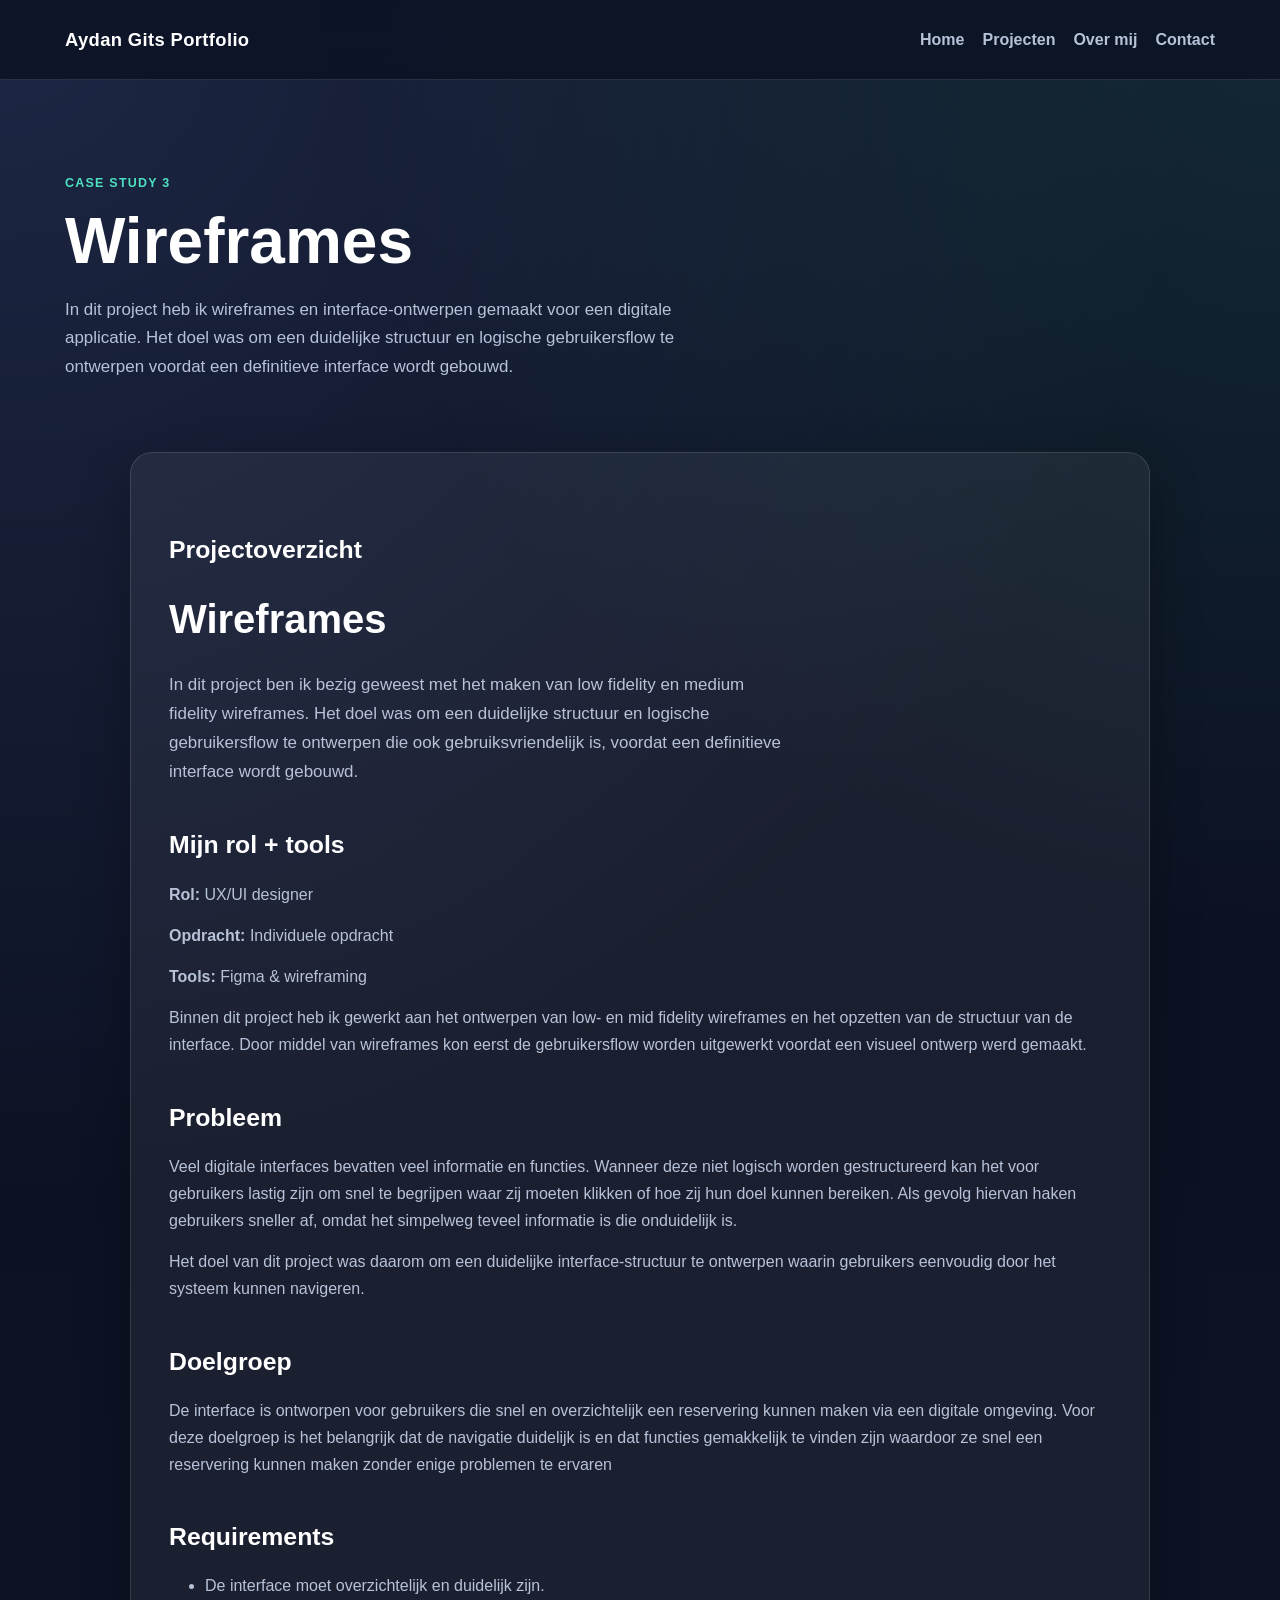
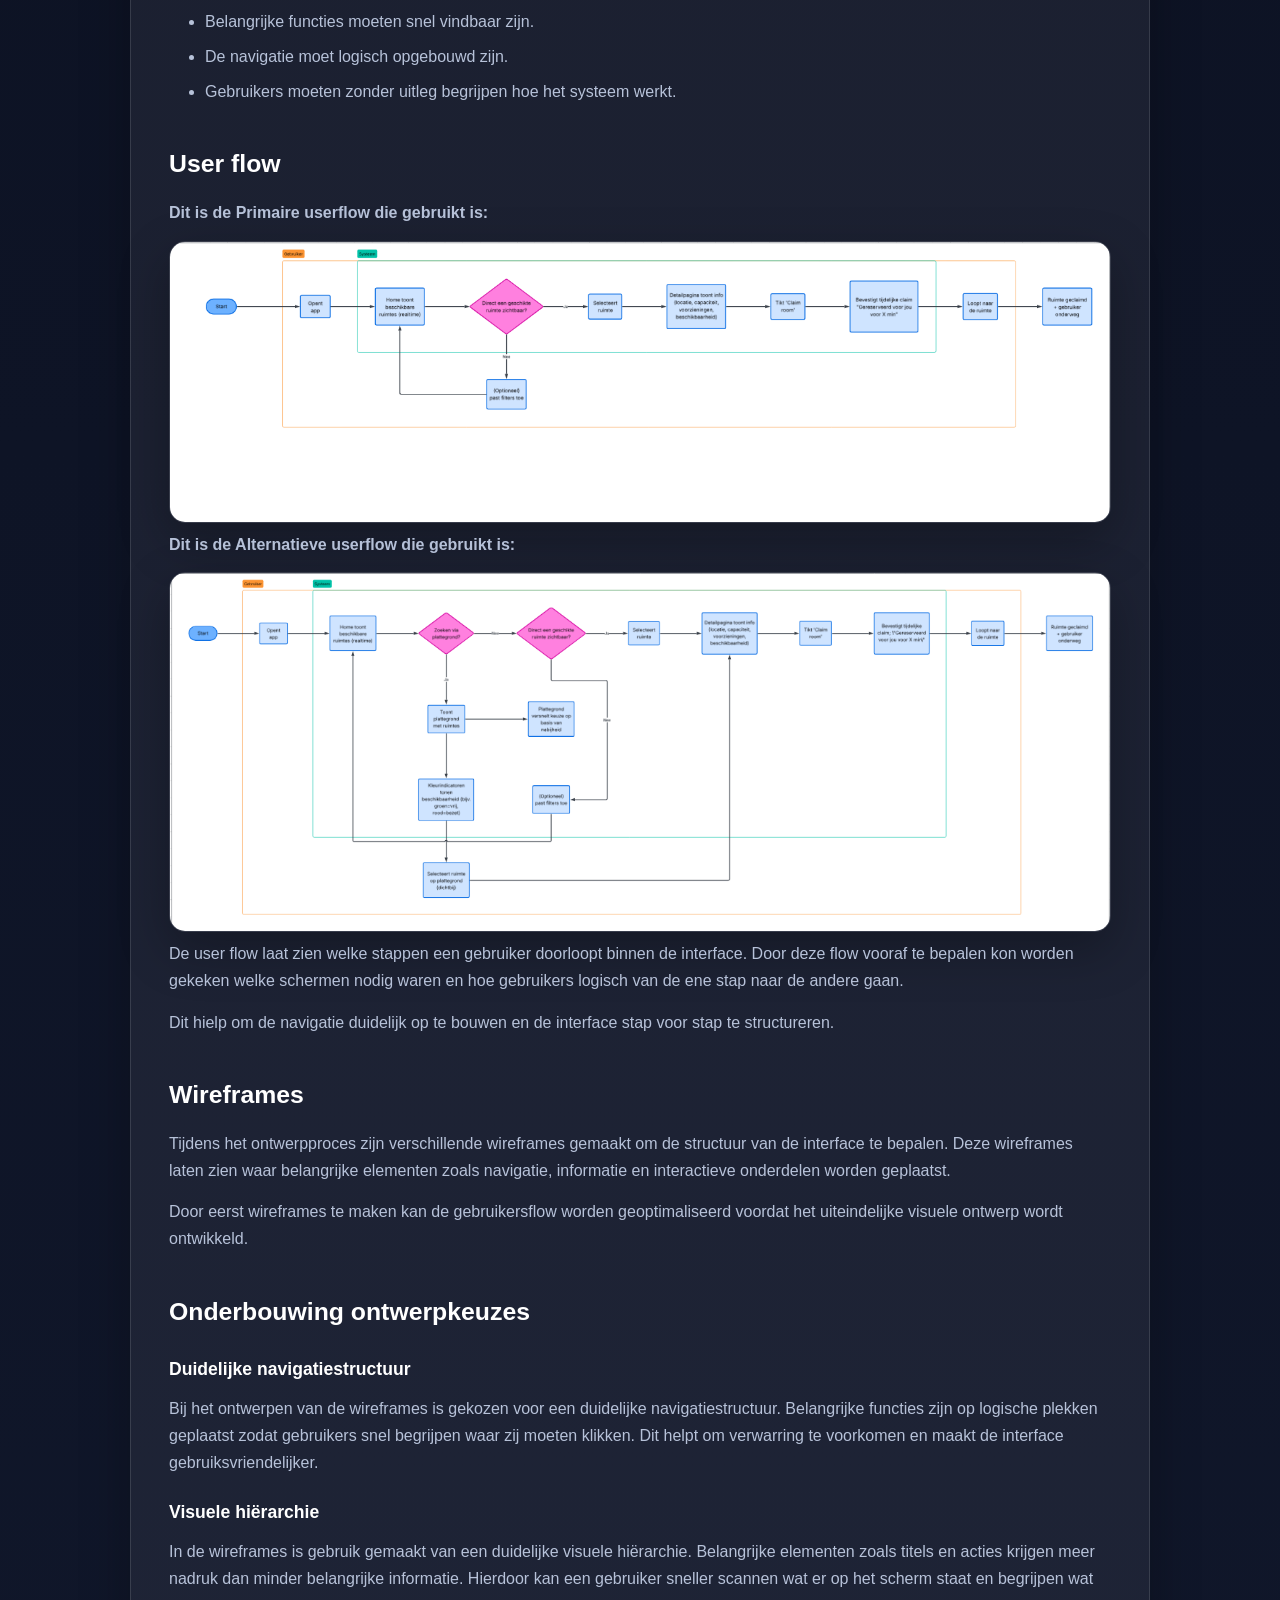
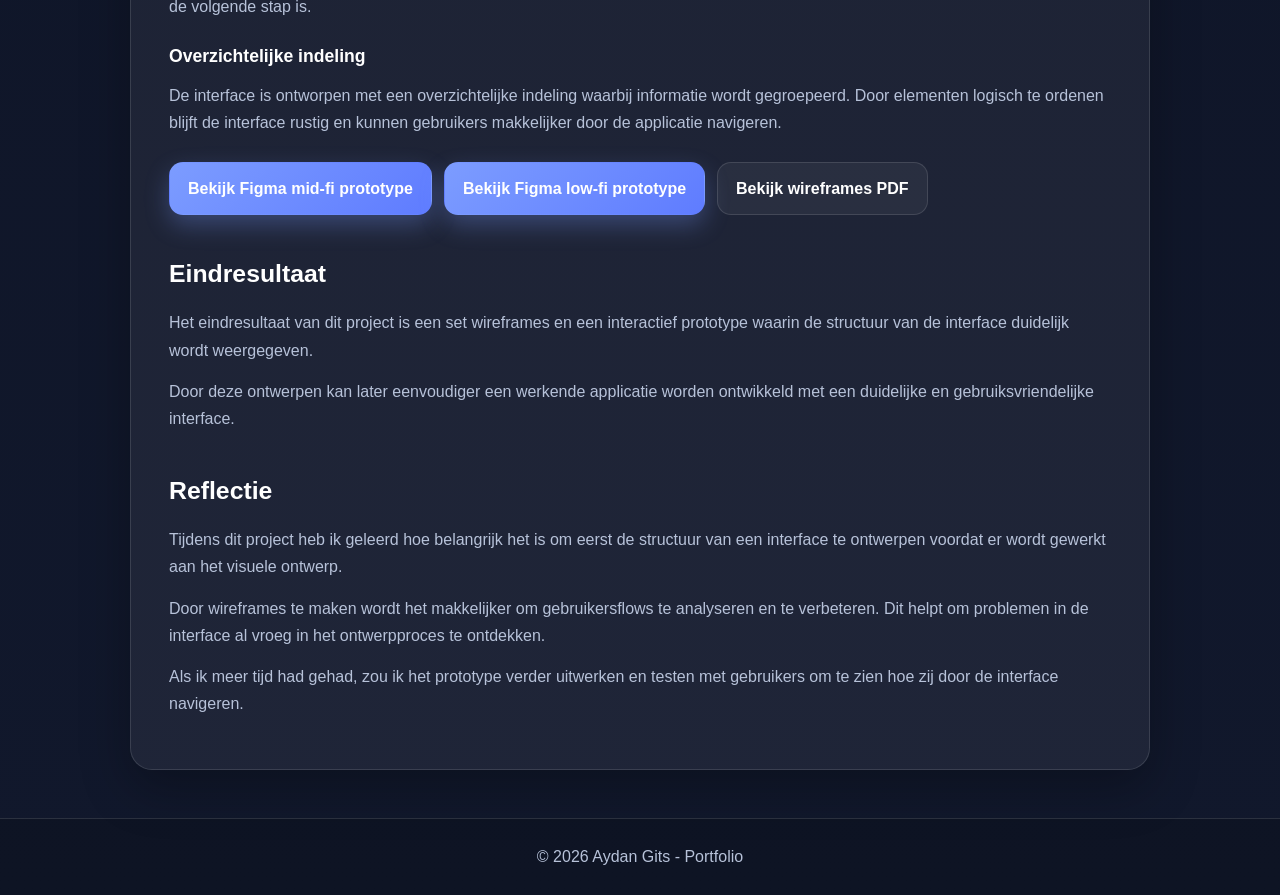
<file: project3.html>
<!DOCTYPE html>
<html lang="nl">
<head>
  <meta charset="UTF-8" />
  <meta name="viewport" content="width=device-width, initial-scale=1.0" />
  <title>Wireframes | Aydan Gits Portfolio</title>
  <link rel="stylesheet" href="style.css" />
</head>
<body>

<header class="site-header">
  <div class="container header-inner">
    <a class="logo" href="index.html">Aydan Gits Portfolio</a>

    <nav class="nav">
      <a href="index.html">Home</a>
      <a href="index.html#projects">Projecten</a>
      <a href="index.html#about">Over mij</a>
      <a href="index.html#contact">Contact</a>
    </nav>
  </div>
</header>

<main>
  <section class="page-hero">
    <div class="container">
      <p class="eyebrow">Case study 3</p>
      <h1>Wireframes</h1>

      <p class="page-intro">
        In dit project heb ik wireframes en interface-ontwerpen gemaakt voor een
        digitale applicatie. Het doel was om een duidelijke structuur en logische
        gebruikersflow te ontwerpen voordat een definitieve interface wordt gebouwd.
      </p>
    </div>
  </section>

  <section class="project">

  <h2>Projectoverzicht</h2>

  <h1>Wireframes</h1>

  <p class="one-liner">
    In dit project ben ik bezig geweest met het maken van low fidelity en medium fidelity wireframes.
    Het doel was om een duidelijke structuur en logische gebruikersflow te ontwerpen die 
    ook gebruiksvriendelijk is, voordat een definitieve interface wordt gebouwd. 
  </p>

  <h2>Mijn rol + tools</h2>

  <p><strong>Rol:</strong> UX/UI designer</p>
  <p><strong>Opdracht:</strong> Individuele opdracht</p>
  <p><strong>Tools:</strong> Figma & wireframing</p>

  <p>
Binnen dit project heb ik gewerkt aan het ontwerpen van low- en mid fidelity wireframes en
het opzetten van de structuur van de interface. Door middel van wireframes
kon eerst de gebruikersflow worden uitgewerkt voordat een visueel ontwerp werd gemaakt.
</p>

<h2>Probleem</h2>

<p>
Veel digitale interfaces bevatten veel informatie en functies.
Wanneer deze niet logisch worden gestructureerd kan het voor gebruikers lastig zijn
om snel te begrijpen waar zij moeten klikken of hoe zij hun doel kunnen bereiken. 
Als gevolg hiervan haken gebruikers sneller af, omdat het simpelweg teveel informatie is
die onduidelijk is.
</p>

<p>
Het doel van dit project was daarom om een duidelijke interface-structuur te ontwerpen
waarin gebruikers eenvoudig door het systeem kunnen navigeren. 
</p>

<h2>Doelgroep</h2>

<p>
De interface is ontworpen voor gebruikers die snel en overzichtelijk een reservering kunnen maken
via een digitale omgeving.
Voor deze doelgroep is het belangrijk dat de navigatie duidelijk is
en dat functies gemakkelijk te vinden zijn waardoor ze snel een reservering kunnen maken zonder
enige problemen te ervaren
</p>

<h2>Requirements</h2>

<ul>
  <li>De interface moet overzichtelijk en duidelijk zijn.</li>
  <li>Belangrijke functies moeten snel vindbaar zijn.</li>
  <li>De navigatie moet logisch opgebouwd zijn.</li>
  <li>Gebruikers moeten zonder uitleg begrijpen hoe het systeem werkt.</li>
</ul>

<h2>User flow</h2>

<p><strong>
Dit is de Primaire userflow die gebruikt is:
</strong>
</p>

<img src="images/Userflow Reserveringsapp.png" alt="Userflow Reserveringsapp" width="1000">

<p><strong>
Dit is de Alternatieve userflow die gebruikt is:
</strong>
</p>

<img src="images/Alternatieve userflow.png" alt="Alternative Userflow Reserveringsapp" width="1000">

<p>
De user flow laat zien welke stappen een gebruiker doorloopt binnen de interface.
Door deze flow vooraf te bepalen kon worden gekeken welke schermen nodig waren
en hoe gebruikers logisch van de ene stap naar de andere gaan.
</p>

<p>
Dit hielp om de navigatie duidelijk op te bouwen en de interface stap voor stap
te structureren.
</p>

<h2>Wireframes</h2>

<p>
Tijdens het ontwerpproces zijn verschillende wireframes gemaakt om de structuur van
de interface te bepalen. Deze wireframes laten zien waar belangrijke elementen zoals
navigatie, informatie en interactieve onderdelen worden geplaatst.
</p>

<p>
Door eerst wireframes te maken kan de gebruikersflow worden geoptimaliseerd voordat
het uiteindelijke visuele ontwerp wordt ontwikkeld.
</p>

<h2>Onderbouwing ontwerpkeuzes</h2>

<h3>Duidelijke navigatiestructuur</h3>

<p>
Bij het ontwerpen van de wireframes is gekozen voor een duidelijke
navigatiestructuur. Belangrijke functies zijn op logische plekken
geplaatst zodat gebruikers snel begrijpen waar zij moeten klikken.
Dit helpt om verwarring te voorkomen en maakt de interface
gebruiksvriendelijker.
</p>

<h3>Visuele hiërarchie</h3>

<p>
In de wireframes is gebruik gemaakt van een duidelijke visuele
hiërarchie. Belangrijke elementen zoals titels en acties krijgen
meer nadruk dan minder belangrijke informatie. Hierdoor kan een
gebruiker sneller scannen wat er op het scherm staat en begrijpen
wat de volgende stap is.
</p>

<h3>Overzichtelijke indeling</h3>

<p>
De interface is ontworpen met een overzichtelijke indeling waarbij
informatie wordt gegroepeerd. Door elementen logisch te ordenen
blijft de interface rustig en kunnen gebruikers makkelijker
door de applicatie navigeren.
</p>

<div class="project-links">
  <a class="button primary" href="https://www.figma.com/make/OaMcryuZlBbS7okF66kiEy/Create-design-from-file?t=o5mvBaWFPrPqMe5f-0" target="_blank">
    Bekijk Figma mid-fi prototype
  </a>

  <a class="button primary" href="https://www.figma.com/make/d2e1Sk0GDrNuT2kUeMt5Qs/Untitled?t=o5mvBaWFPrPqMe5f-0" target="_blank">
    Bekijk Figma low-fi prototype
  </a>

  <a class="button secondary" href="docs/DP4/DP4 Wireframes eind.pdf" target="_blank">
    Bekijk wireframes PDF
  </a>
</div>

<h2>Eindresultaat</h2>

<p>
Het eindresultaat van dit project is een set wireframes en een interactief prototype
waarin de structuur van de interface duidelijk wordt weergegeven.
</p>

<p>
Door deze ontwerpen kan later eenvoudiger een werkende applicatie worden ontwikkeld
met een duidelijke en gebruiksvriendelijke interface.
</p>

<h2>Reflectie</h2>

<p>
Tijdens dit project heb ik geleerd hoe belangrijk het is om eerst de structuur van
een interface te ontwerpen voordat er wordt gewerkt aan het visuele ontwerp.
</p>

<p>
Door wireframes te maken wordt het makkelijker om gebruikersflows te analyseren
en te verbeteren. Dit helpt om problemen in de interface al vroeg in het ontwerpproces
te ontdekken.
</p>

<p>
Als ik meer tijd had gehad, zou ik het prototype verder uitwerken en testen met
gebruikers om te zien hoe zij door de interface navigeren.
</p>




</section>
</main>

<footer class="site-footer">
  <div class="container">
    <p>© 2026 Aydan Gits - Portfolio</p>
  </div>
</footer>

</body>
</html>
</file>
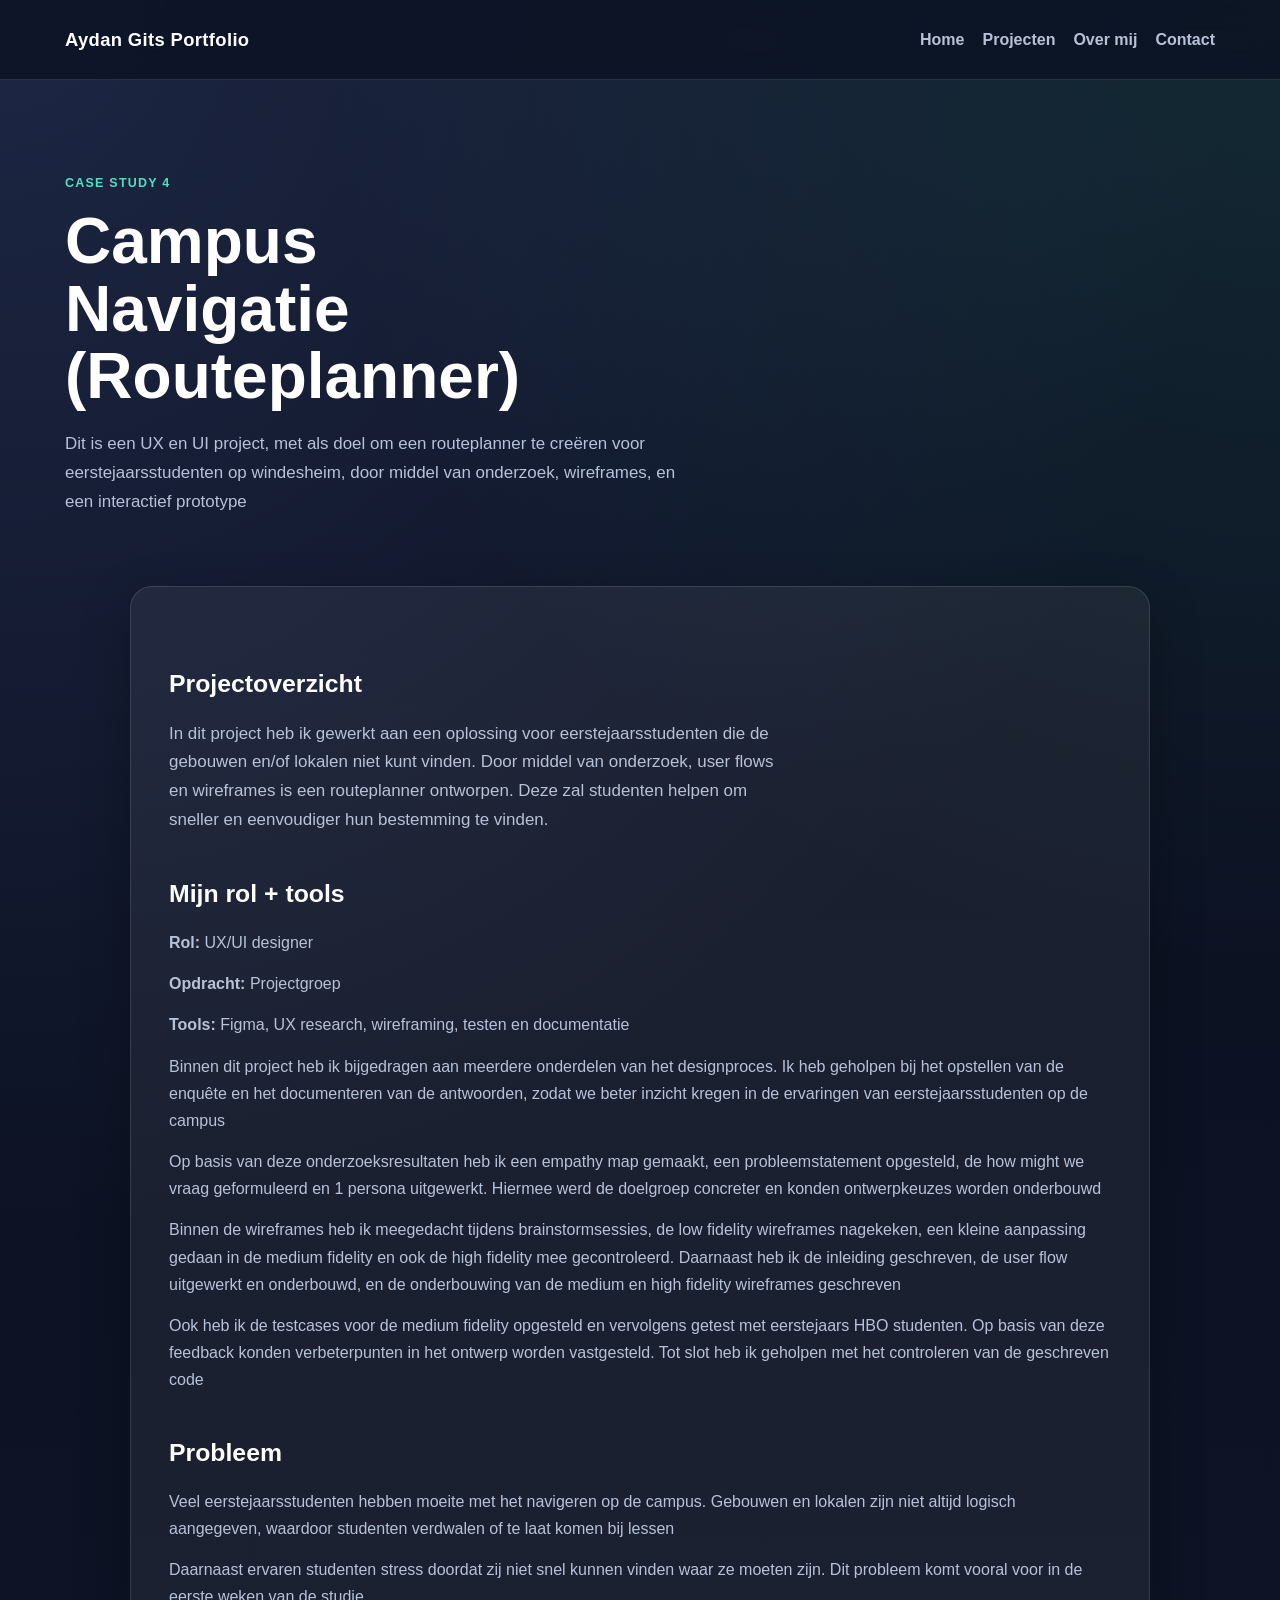
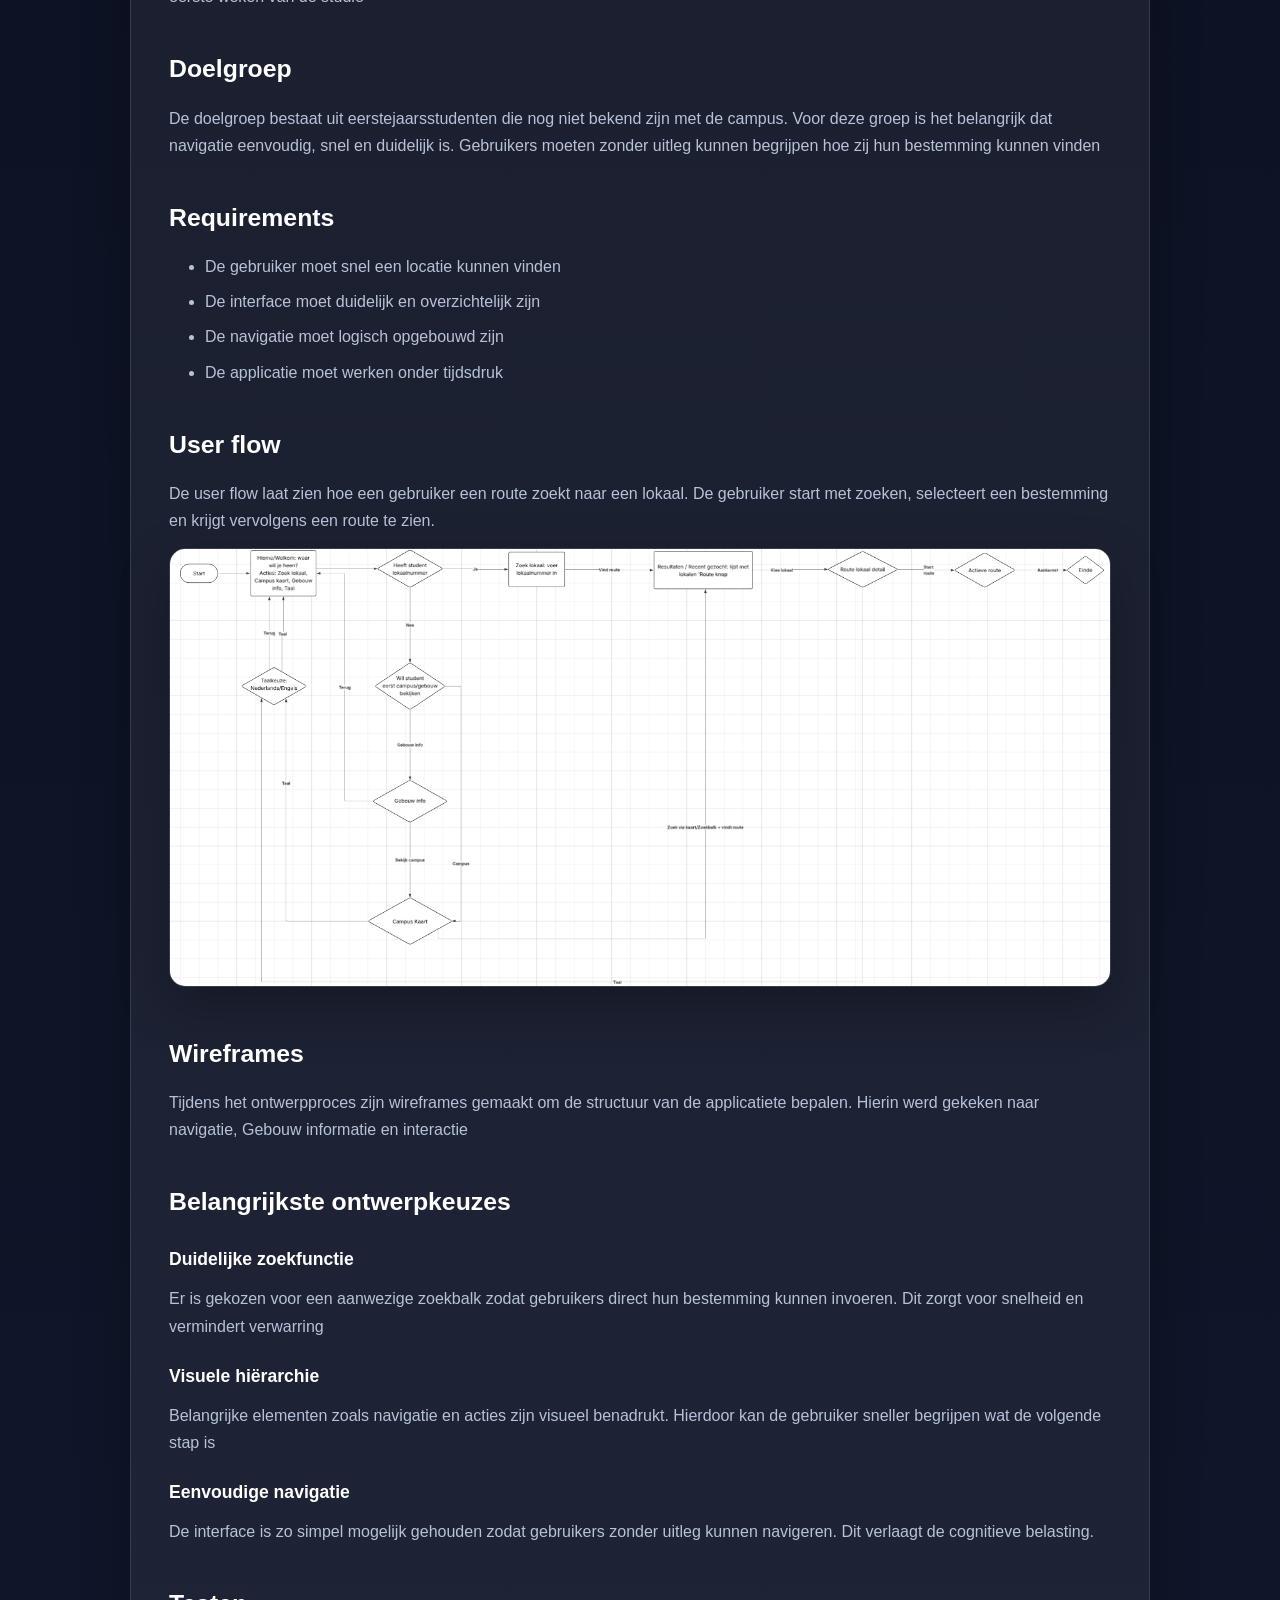
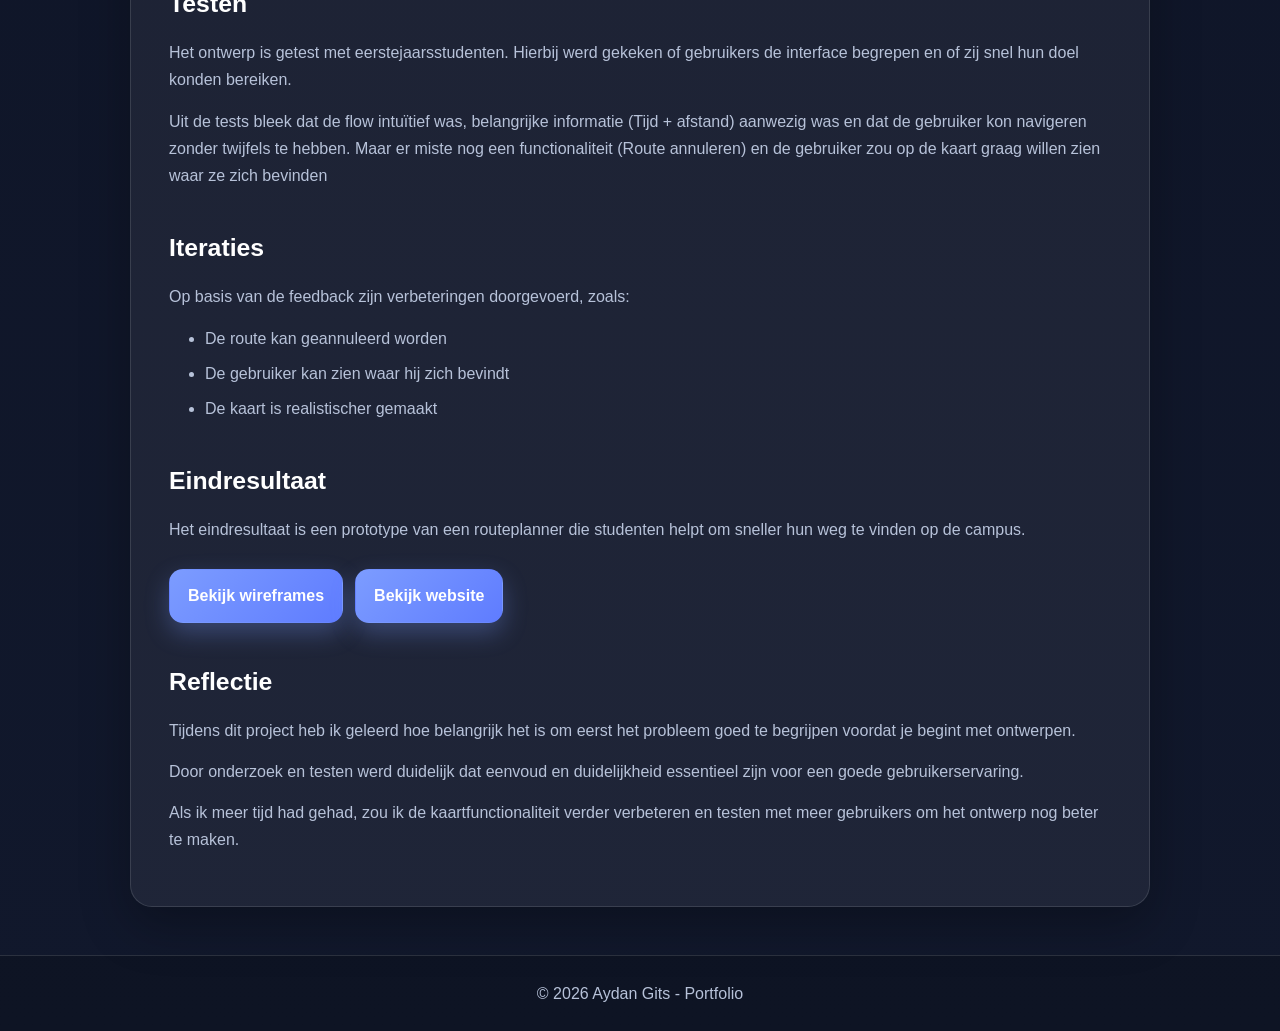
<file: project4.html>
<!DOCTYPE html>
<html lang="nl">
<head>
  <meta charset="UTF-8" />
  <meta name="viewport" content="width=device-width, initial-scale=1.0" />
  <title>Campus Routeplanner | Aydan Gits Portfolio</title>
  <link rel="stylesheet" href="style.css" />
</head>
<body>

<header class="site-header">
  <div class="container header-inner">
    <a class="logo" href="index.html">Aydan Gits Portfolio</a>

    <nav class="nav">
      <a href="index.html">Home</a>
      <a href="index.html#projects">Projecten</a>
      <a href="index.html#about">Over mij</a>
      <a href="index.html#contact">Contact</a>
    </nav>
  </div>
</header>

<main>

<section class="page-hero">
  <div class="container">
    <p class="eyebrow">Case study 4</p>
    <h1>Campus Navigatie (Routeplanner)</h1>

    <p class="page-intro">
      Dit is een UX en UI project, met als doel om een routeplanner te creëren voor eerstejaarsstudenten op windesheim,
      door middel van onderzoek, wireframes, en een interactief prototype  
    </p>
  </div>
</section>

<section class="project">

<h2>Projectoverzicht</h2>

<p class="one-liner">
In dit project heb ik gewerkt aan een oplossing voor eerstejaarsstudenten die de gebouwen en/of 
lokalen niet kunt vinden. Door middel van onderzoek, user flows en wireframes is een routeplanner 
ontworpen. Deze zal studenten helpen om sneller en eenvoudiger hun bestemming te vinden.    
</p>

<h2>Mijn rol + tools</h2>

<p><strong>Rol:</strong> UX/UI designer</p>
<p><strong>Opdracht:</strong> Projectgroep</p>
<p><strong>Tools:</strong> Figma, UX research, wireframing, testen en documentatie</p>

<p>
Binnen dit project heb ik bijgedragen aan meerdere onderdelen van het designproces.
Ik heb geholpen bij het opstellen van de enquête en het documenteren van de antwoorden,
zodat we beter inzicht kregen in de ervaringen van eerstejaarsstudenten op de campus
</p>

<p>
Op basis van deze onderzoeksresultaten heb ik een empathy map gemaakt,
een probleemstatement opgesteld, de how might we vraag geformuleerd en 1 persona uitgewerkt.
Hiermee werd de doelgroep concreter en konden ontwerpkeuzes worden onderbouwd
</p>

<p>
Binnen de wireframes heb ik meegedacht tijdens brainstormsessies,
de low fidelity wireframes nagekeken, een kleine aanpassing gedaan in de medium
fidelity en ook de high fidelity mee gecontroleerd. Daarnaast heb 
ik de inleiding geschreven, de user flow uitgewerkt en onderbouwd, 
en de onderbouwing van de medium en high fidelity wireframes geschreven
</p>

<p>
Ook heb ik de testcases voor de medium fidelity opgesteld en vervolgens 
getest met eerstejaars HBO studenten. Op basis van deze feedback
konden verbeterpunten in het ontwerp worden vastgesteld. Tot slot 
heb ik geholpen met het controleren van de geschreven code
</p>

<h2>Probleem</h2>

<p>
Veel eerstejaarsstudenten hebben moeite met het navigeren op de campus. 
Gebouwen en lokalen zijn niet altijd logisch aangegeven, waardoor 
studenten verdwalen of te laat komen bij lessen
</p>

<p>
Daarnaast ervaren studenten stress doordat zij niet snel kunnen vinden waar ze moeten zijn.
Dit probleem komt vooral voor in de eerste weken van de studie
</p>

<h2>Doelgroep</h2>

<p>
De doelgroep bestaat uit eerstejaarsstudenten die nog niet bekend zijn met de campus.
Voor deze groep is het belangrijk dat navigatie eenvoudig, snel en duidelijk is.
Gebruikers moeten zonder uitleg kunnen begrijpen hoe zij hun bestemming kunnen vinden
</p>

<h2>Requirements</h2>

<ul>
  <li>De gebruiker moet snel een locatie kunnen vinden</li>
  <li>De interface moet duidelijk en overzichtelijk zijn</li>
  <li>De navigatie moet logisch opgebouwd zijn</li>
  <li>De applicatie moet werken onder tijdsdruk</li>
</ul>

<h2>User flow</h2>

<p>
De user flow laat zien hoe een gebruiker een route zoekt naar een lokaal.
De gebruiker start met zoeken, selecteert een bestemming en krijgt vervolgens een route te zien.
</p>

<!-- voeg hier je afbeelding toe -->
<img src="images/Userflow Routplanner.png" alt="Userflow routeplanner" width="1000">

<h2>Wireframes</h2>

<p>
Tijdens het ontwerpproces zijn wireframes gemaakt om de structuur van de applicatiete bepalen.
Hierin werd gekeken naar navigatie, Gebouw informatie en interactie
</p>

<h2>Belangrijkste ontwerpkeuzes</h2>

<h3>Duidelijke zoekfunctie</h3>
<p>
Er is gekozen voor een aanwezige zoekbalk zodat gebruikers direct hun bestemming kunnen invoeren.
Dit zorgt voor snelheid en vermindert verwarring
</p>

<h3>Visuele hiërarchie</h3>
<p>
Belangrijke elementen zoals navigatie en acties zijn visueel benadrukt.
Hierdoor kan de gebruiker sneller begrijpen wat de volgende stap is 
</p>

<h3>Eenvoudige navigatie</h3>
<p>
De interface is zo simpel mogelijk gehouden zodat gebruikers zonder uitleg kunnen navigeren.
Dit verlaagt de cognitieve belasting.
</p>

<h2>Testen</h2>

<p>
Het ontwerp is getest met eerstejaarsstudenten. Hierbij werd gekeken of gebruikers
de interface begrepen en of zij snel hun doel konden bereiken.
</p>

<p>
Uit de tests bleek dat de flow intuïtief was, belangrijke informatie (Tijd + afstand) aanwezig was
en dat de gebruiker kon navigeren zonder twijfels te hebben. Maar er miste nog een functionaliteit
(Route annuleren) en de gebruiker zou op de kaart graag willen zien waar ze zich bevinden
</p>

<h2>Iteraties</h2>

<p>
Op basis van de feedback zijn verbeteringen doorgevoerd, zoals:
</p>

<ul>
  <li>De route kan geannuleerd worden</li>
  <li>De gebruiker kan zien waar hij zich bevindt</li>
  <li>De kaart is realistischer gemaakt</li>
</ul>

<h2>Eindresultaat</h2>

<p>
Het eindresultaat is een prototype van een routeplanner die studenten helpt
om sneller hun weg te vinden op de campus.
</p>

<div class="project-links">
  <a class="button primary" href="https://www.figma.com/proto/r3AZfxWTesku65dESF5Qvr/Campus-app?node-id=60-600&starting-point-node-id=60%3A600" target="_blank">
    Bekijk wireframes
  </a>
  <a class="button primary" href="https://rmznalii.github.io/Campus-navigatie-app/index.html" target="_blank">
    Bekijk website
  </a>
</div>

<h2>Reflectie</h2>

<p>
Tijdens dit project heb ik geleerd hoe belangrijk het is om eerst het probleem
goed te begrijpen voordat je begint met ontwerpen.
</p>

<p>
Door onderzoek en testen werd duidelijk dat eenvoud en duidelijkheid essentieel zijn
voor een goede gebruikerservaring.
</p>

<p>
Als ik meer tijd had gehad, zou ik de kaartfunctionaliteit verder verbeteren en testen
met meer gebruikers om het ontwerp nog beter te maken.
</p>

</section>

</main>

<footer class="site-footer">
  <div class="container">
    <p>© 2026 Aydan Gits - Portfolio</p>
  </div>
</footer>

</body>
</html>
</file>
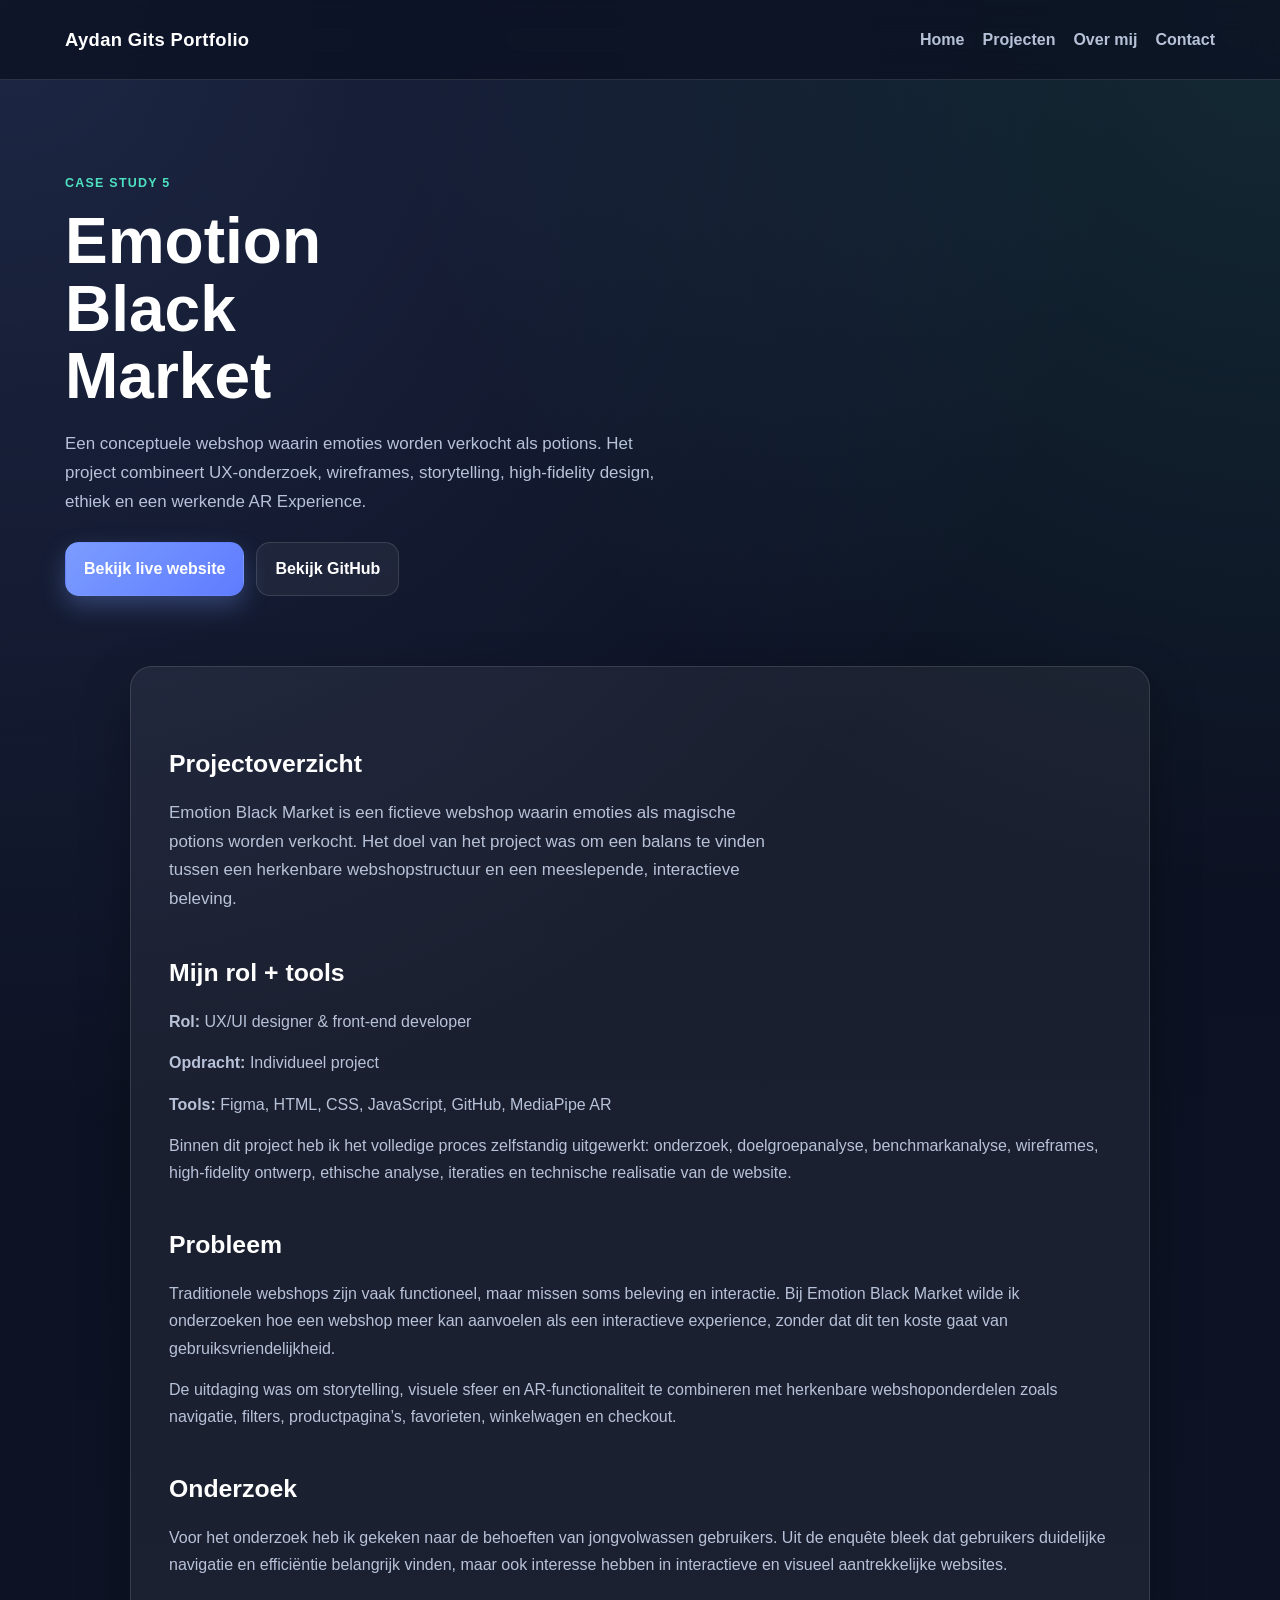
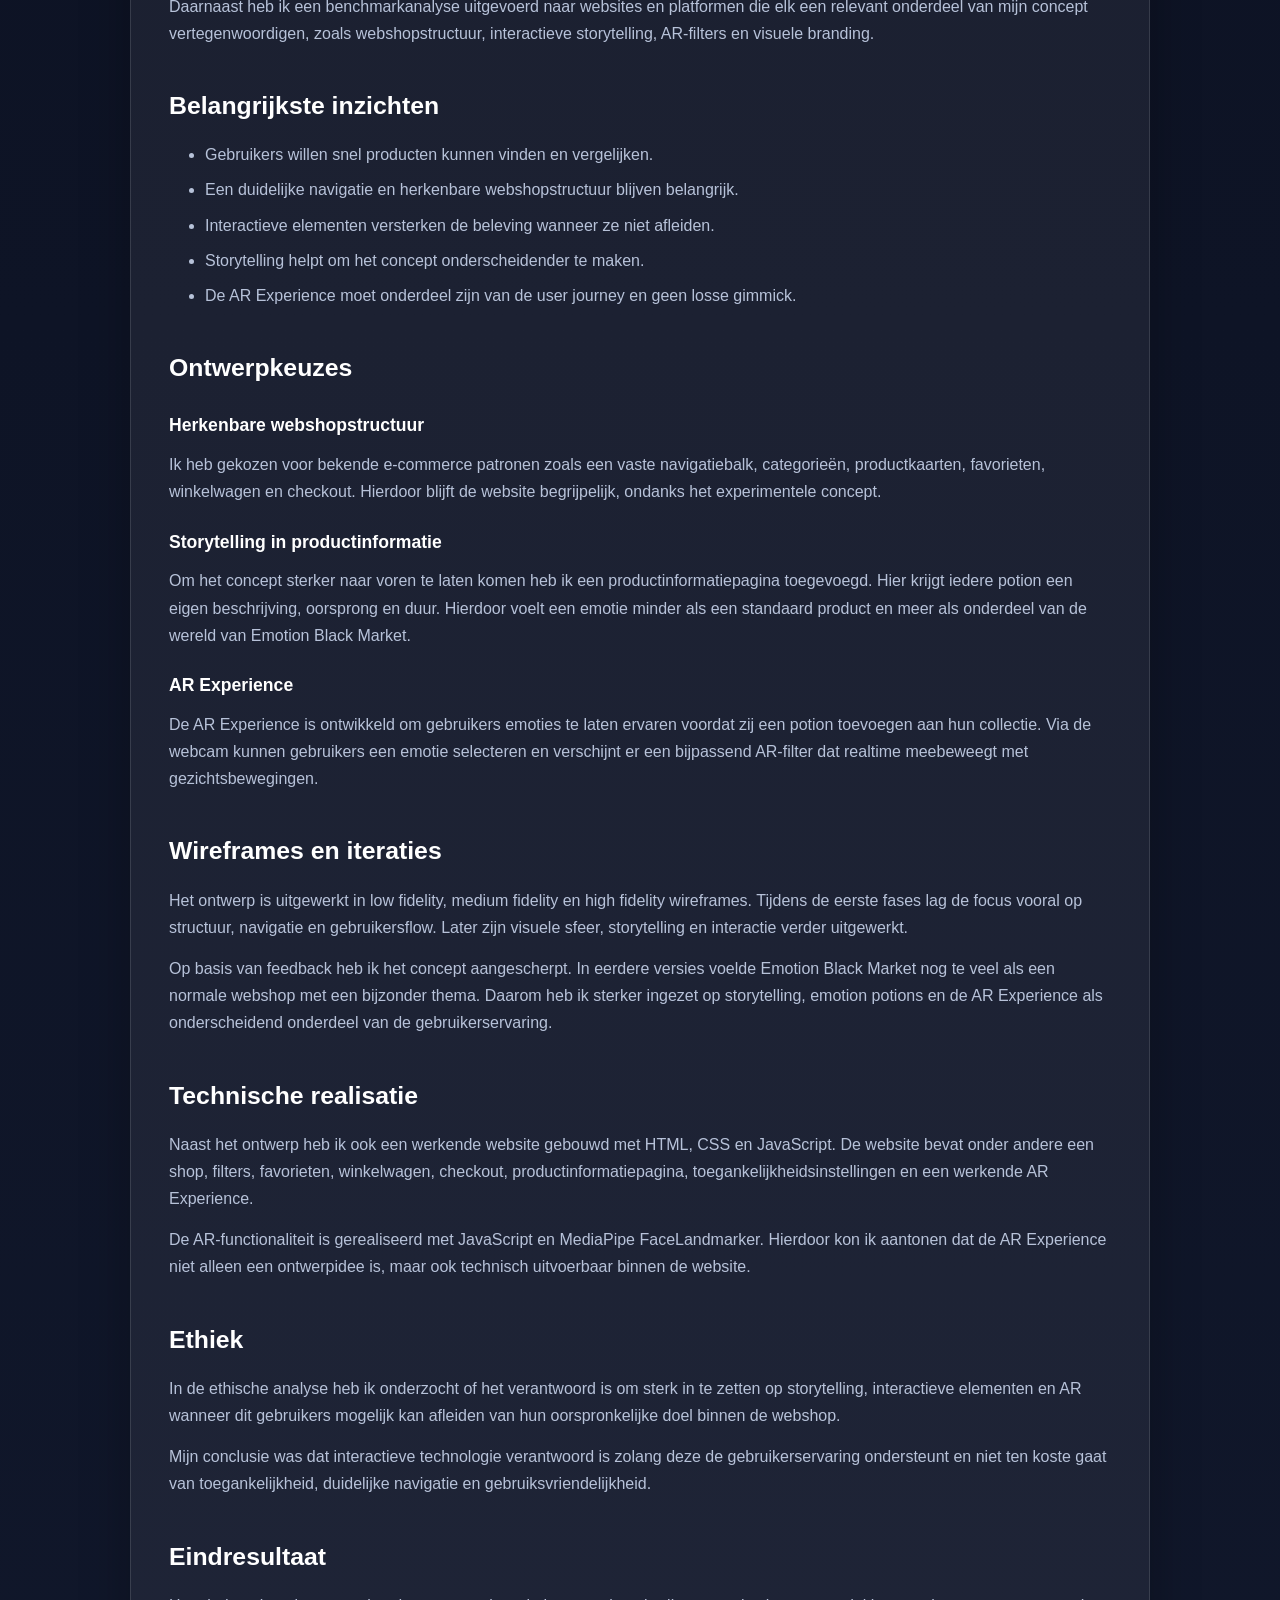
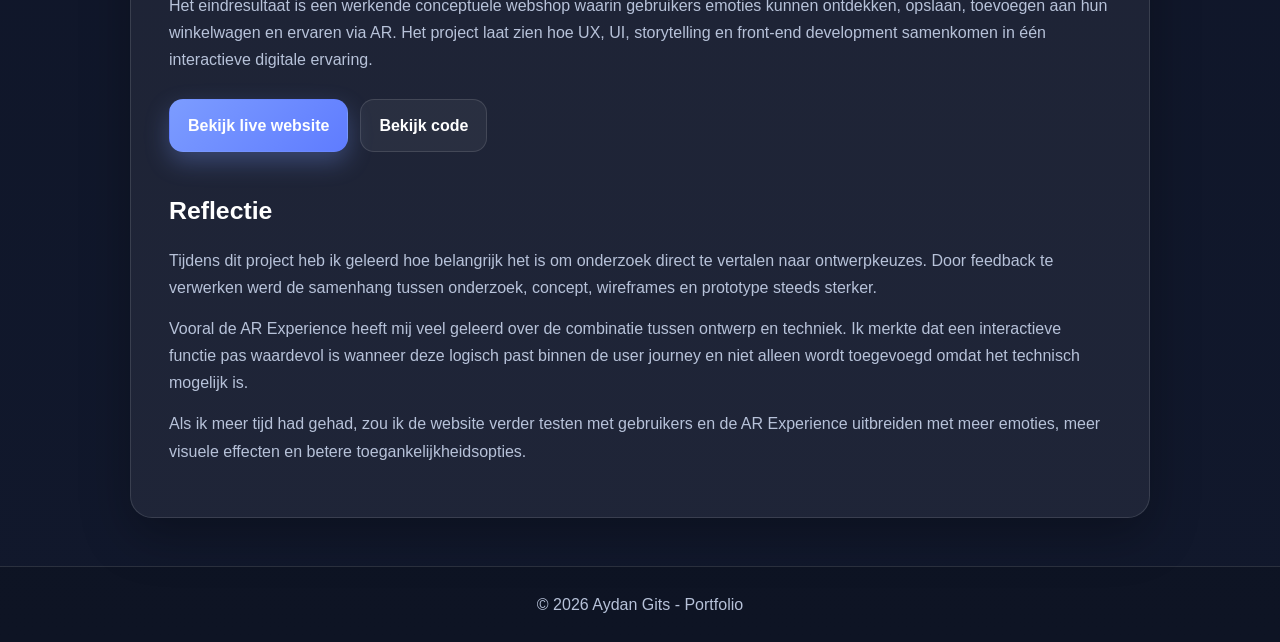
<file: project5.html>
<!DOCTYPE html>
<html lang="nl">
<head>
  <meta charset="UTF-8" />
  <meta name="viewport" content="width=device-width, initial-scale=1.0" />
  <title>Emotion Black Market | Aydan Gits Portfolio</title>
  <link rel="stylesheet" href="style.css" />
</head>
<body>

<header class="site-header">
  <div class="container header-inner">
    <a class="logo" href="index.html">Aydan Gits Portfolio</a>

    <nav class="nav">
      <a href="index.html">Home</a>
      <a href="index.html#projects">Projecten</a>
      <a href="index.html#about">Over mij</a>
      <a href="index.html#contact">Contact</a>
    </nav>
  </div>
</header>

<main>
  <section class="page-hero">
    <div class="container">
      <p class="eyebrow">Case study 5</p>
      <h1>Emotion Black Market</h1>
      <p class="page-intro">
        Een conceptuele webshop waarin emoties worden verkocht als potions. 
        Het project combineert UX-onderzoek, wireframes, storytelling, high-fidelity design,
        ethiek en een werkende AR Experience.
      </p>

      <div class="project-links">
        <a class="button primary" href="https://aydanjg06.github.io/Emotion-Black-Market/" target="_blank">
          Bekijk live website
        </a>
        <a class="button secondary" href="https://github.com/aydanjg06/Emotion-Black-Market" target="_blank">
          Bekijk GitHub
        </a>
      </div>
    </div>
  </section>

  <section class="project">

    <h2>Projectoverzicht</h2>

    <p class="one-liner">
      Emotion Black Market is een fictieve webshop waarin emoties als magische potions worden verkocht.
      Het doel van het project was om een balans te vinden tussen een herkenbare webshopstructuur
      en een meeslepende, interactieve beleving.
    </p>

    <h2>Mijn rol + tools</h2>

    <p><strong>Rol:</strong> UX/UI designer & front-end developer</p>
    <p><strong>Opdracht:</strong> Individueel project</p>
    <p><strong>Tools:</strong> Figma, HTML, CSS, JavaScript, GitHub, MediaPipe AR</p>

    <p>
      Binnen dit project heb ik het volledige proces zelfstandig uitgewerkt: onderzoek,
      doelgroepanalyse, benchmarkanalyse, wireframes, high-fidelity ontwerp, ethische analyse,
      iteraties en technische realisatie van de website.
    </p>

    <h2>Probleem</h2>

    <p>
      Traditionele webshops zijn vaak functioneel, maar missen soms beleving en interactie.
      Bij Emotion Black Market wilde ik onderzoeken hoe een webshop meer kan aanvoelen als
      een interactieve experience, zonder dat dit ten koste gaat van gebruiksvriendelijkheid.
    </p>

    <p>
      De uitdaging was om storytelling, visuele sfeer en AR-functionaliteit te combineren
      met herkenbare webshoponderdelen zoals navigatie, filters, productpagina’s,
      favorieten, winkelwagen en checkout.
    </p>

    <h2>Onderzoek</h2>

    <p>
      Voor het onderzoek heb ik gekeken naar de behoeften van jongvolwassen gebruikers.
      Uit de enquête bleek dat gebruikers duidelijke navigatie en efficiëntie belangrijk vinden,
      maar ook interesse hebben in interactieve en visueel aantrekkelijke websites.
    </p>

    <p>
      Daarnaast heb ik een benchmarkanalyse uitgevoerd naar websites en platformen die elk
      een relevant onderdeel van mijn concept vertegenwoordigen, zoals webshopstructuur,
      interactieve storytelling, AR-filters en visuele branding.
    </p>

    <h2>Belangrijkste inzichten</h2>

    <ul>
      <li>Gebruikers willen snel producten kunnen vinden en vergelijken.</li>
      <li>Een duidelijke navigatie en herkenbare webshopstructuur blijven belangrijk.</li>
      <li>Interactieve elementen versterken de beleving wanneer ze niet afleiden.</li>
      <li>Storytelling helpt om het concept onderscheidender te maken.</li>
      <li>De AR Experience moet onderdeel zijn van de user journey en geen losse gimmick.</li>
    </ul>

    <h2>Ontwerpkeuzes</h2>

    <h3>Herkenbare webshopstructuur</h3>
    <p>
      Ik heb gekozen voor bekende e-commerce patronen zoals een vaste navigatiebalk,
      categorieën, productkaarten, favorieten, winkelwagen en checkout. Hierdoor blijft
      de website begrijpelijk, ondanks het experimentele concept.
    </p>

    <h3>Storytelling in productinformatie</h3>
    <p>
      Om het concept sterker naar voren te laten komen heb ik een productinformatiepagina
      toegevoegd. Hier krijgt iedere potion een eigen beschrijving, oorsprong en duur.
      Hierdoor voelt een emotie minder als een standaard product en meer als onderdeel
      van de wereld van Emotion Black Market.
    </p>

    <h3>AR Experience</h3>
    <p>
      De AR Experience is ontwikkeld om gebruikers emoties te laten ervaren voordat zij
      een potion toevoegen aan hun collectie. Via de webcam kunnen gebruikers een emotie
      selecteren en verschijnt er een bijpassend AR-filter dat realtime meebeweegt met
      gezichtsbewegingen.
    </p>

    <h2>Wireframes en iteraties</h2>

    <p>
      Het ontwerp is uitgewerkt in low fidelity, medium fidelity en high fidelity wireframes.
      Tijdens de eerste fases lag de focus vooral op structuur, navigatie en gebruikersflow.
      Later zijn visuele sfeer, storytelling en interactie verder uitgewerkt.
    </p>

    <p>
      Op basis van feedback heb ik het concept aangescherpt. In eerdere versies voelde
      Emotion Black Market nog te veel als een normale webshop met een bijzonder thema.
      Daarom heb ik sterker ingezet op storytelling, emotion potions en de AR Experience
      als onderscheidend onderdeel van de gebruikerservaring.
    </p>

    <h2>Technische realisatie</h2>

    <p>
      Naast het ontwerp heb ik ook een werkende website gebouwd met HTML, CSS en JavaScript.
      De website bevat onder andere een shop, filters, favorieten, winkelwagen, checkout,
      productinformatiepagina, toegankelijkheidsinstellingen en een werkende AR Experience.
    </p>

    <p>
      De AR-functionaliteit is gerealiseerd met JavaScript en MediaPipe FaceLandmarker.
      Hierdoor kon ik aantonen dat de AR Experience niet alleen een ontwerpidee is,
      maar ook technisch uitvoerbaar binnen de website.
    </p>

    <h2>Ethiek</h2>

    <p>
      In de ethische analyse heb ik onderzocht of het verantwoord is om sterk in te zetten
      op storytelling, interactieve elementen en AR wanneer dit gebruikers mogelijk kan
      afleiden van hun oorspronkelijke doel binnen de webshop.
    </p>

    <p>
      Mijn conclusie was dat interactieve technologie verantwoord is zolang deze de
      gebruikerservaring ondersteunt en niet ten koste gaat van toegankelijkheid,
      duidelijke navigatie en gebruiksvriendelijkheid.
    </p>

    <h2>Eindresultaat</h2>

    <p>
      Het eindresultaat is een werkende conceptuele webshop waarin gebruikers emoties
      kunnen ontdekken, opslaan, toevoegen aan hun winkelwagen en ervaren via AR.
      Het project laat zien hoe UX, UI, storytelling en front-end development samenkomen
      in één interactieve digitale ervaring.
    </p>

    <div class="project-links">
      <a class="button primary" href="https://aydanjg06.github.io/Emotion-Black-Market/" target="_blank">
        Bekijk live website
      </a>
      <a class="button secondary" href="https://github.com/aydanjg06/Emotion-Black-Market" target="_blank">
        Bekijk code
      </a>
    </div>

    <h2>Reflectie</h2>

    <p>
      Tijdens dit project heb ik geleerd hoe belangrijk het is om onderzoek direct te
      vertalen naar ontwerpkeuzes. Door feedback te verwerken werd de samenhang tussen
      onderzoek, concept, wireframes en prototype steeds sterker.
    </p>

    <p>
      Vooral de AR Experience heeft mij veel geleerd over de combinatie tussen ontwerp
      en techniek. Ik merkte dat een interactieve functie pas waardevol is wanneer deze
      logisch past binnen de user journey en niet alleen wordt toegevoegd omdat het
      technisch mogelijk is.
    </p>

    <p>
      Als ik meer tijd had gehad, zou ik de website verder testen met gebruikers en de
      AR Experience uitbreiden met meer emoties, meer visuele effecten en betere
      toegankelijkheidsopties.
    </p>

  </section>
</main>

<footer class="site-footer">
  <div class="container">
    <p>© 2026 Aydan Gits - Portfolio</p>
  </div>
</footer>

</body>
</html>
</file>
<file: style.css>
* {
  box-sizing: border-box;
  margin: 0;
  padding: 0;
}

html {
  scroll-behavior: smooth;
}

:root {
  --bg: #0b1020;
  --bg-soft: #121a31;
  --panel: rgba(255, 255, 255, 0.06);
  --panel-strong: rgba(255, 255, 255, 0.1);
  --text: #f3f7ff;
  --muted: #b7c2d9;
  --heading: #ffffff;
  --line: rgba(255, 255, 255, 0.12);
  --accent: #7c9cff;
  --accent-2: #4ee1c1;
  --shadow: 0 18px 50px rgba(0, 0, 0, 0.28);
  --radius: 22px;
}

body {
  font-family: Arial, sans-serif;
  background:
    radial-gradient(circle at top left, rgba(124, 156, 255, 0.16), transparent 28%),
    radial-gradient(circle at top right, rgba(78, 225, 193, 0.12), transparent 22%),
    linear-gradient(180deg, #0b1020 0%, #11182c 100%);
  color: var(--text);
  line-height: 1.7;
}

.container {
  width: min(1150px, 92%);
  margin: 0 auto;
}

/* HEADER */
.site-header {
  position: sticky;
  top: 0;
  z-index: 1000;
  backdrop-filter: blur(14px);
  background: rgba(11, 16, 32, 0.72);
  border-bottom: 1px solid var(--line);
}

.header-inner {
  display: flex;
  justify-content: space-between;
  align-items: center;
  padding: 18px 0;
  gap: 20px;
}

.logo {
  color: var(--heading);
  font-size: 1.15rem;
  font-weight: 700;
  text-decoration: none;
  letter-spacing: 0.02em;
}

.nav {
  display: flex;
  flex-wrap: wrap;
  gap: 18px;
}

.nav a {
  color: var(--muted);
  text-decoration: none;
  font-weight: 600;
  transition: 0.2s ease;
  padding: 8px 0;
  position: relative;
}

.nav a::after {
  content: "";
  position: absolute;
  left: 0;
  bottom: 0;
  width: 0;
  height: 2px;
  background: linear-gradient(90deg, var(--accent), var(--accent-2));
  transition: width 0.25s ease;
}

.nav a:hover {
  color: var(--heading);
}

.nav a:hover::after {
  width: 100%;
}

/* HERO */
.hero,
.page-hero {
  padding: 88px 0 70px;
}

.hero-grid {
  display: grid;
  grid-template-columns: 1.45fr 0.95fr;
  gap: 28px;
  align-items: stretch;
}

.hero-text,
.hero-card,
.project-card,
.about-card,
.project,
.ai-card {
  border: 1px solid var(--line);
  background: var(--panel);
  border-radius: var(--radius);
  box-shadow: var(--shadow);
}

.hero-text {
  padding: 38px;
}

.hero-card {
  padding: 30px;
  align-self: stretch;
}

.eyebrow {
  display: inline-flex;
  align-items: center;
  gap: 8px;
  color: var(--accent-2);
  font-weight: 700;
  text-transform: uppercase;
  letter-spacing: 0.1em;
  font-size: 0.78rem;
  margin-bottom: 14px;
}

.hero h1,
.page-hero h1 {
  font-size: clamp(2.3rem, 5vw, 4rem);
  line-height: 1.05;
  margin-bottom: 20px;
  color: var(--heading);
  max-width: 10ch;
}

.intro,
.page-intro,
.one-liner {
  font-size: 1.06rem;
  color: var(--muted);
  max-width: 65ch;
}

.hero-buttons,
.link-group,
.project-links {
  display: flex;
  flex-wrap: wrap;
  gap: 12px;
  margin-top: 26px;
}

.hero-card h2,
.about-card h3,
.project-card h3,
.project h2,
.project h3 {
  color: var(--heading);
}

.hero-card ul,
.about-card ul,
.project ul,
.project ol {
  padding-left: 18px;
}

.hero-card li,
.about-card li,
.project li {
  color: var(--muted);
}

/* GENERAL SECTIONS */
.section {
  padding: 78px 0;
}

.section.alt {
  background: linear-gradient(180deg, rgba(255,255,255,0.02), rgba(255,255,255,0));
}

.section-heading {
  margin-bottom: 28px;
  max-width: 800px;
}

.section-heading h2,
#about h2,
#contact h2 {
  font-size: 2.1rem;
  margin-bottom: 12px;
  color: var(--heading);
}

.section-heading p,
#about p,
#contact p {
  color: var(--muted);
}

/* PROJECT GRID */
.project-grid {
  display: grid;
  grid-template-columns: repeat(3, 1fr);
  gap: 22px;
}

.project-card {
  padding: 26px;
  transition: transform 0.22s ease, border-color 0.22s ease;
}

.project-card:hover {
  transform: translateY(-4px);
  border-color: rgba(124, 156, 255, 0.45);
}

.project-card h3 {
  margin: 16px 0 10px;
  font-size: 1.45rem;
}

.project-card p {
  color: var(--muted);
}

.tag {
  display: inline-block;
  background: rgba(124, 156, 255, 0.16);
  color: #d8e2ff;
  font-size: 0.82rem;
  font-weight: 700;
  padding: 7px 12px;
  border-radius: 999px;
  border: 1px solid rgba(124, 156, 255, 0.3);
}

/* AI CARD */
.ai-card {
  padding: 26px;
  max-width: 900px;
}

.ai-card p {
  color: var(--muted);
}

/* ABOUT */
.about-grid {
  display: grid;
  grid-template-columns: 1.3fr 0.9fr;
  gap: 24px;
  align-items: start;
}

.about-card {
  padding: 28px;
}

/* CONTACT */
.contact-section {
  text-align: center;
}

/* BUTTONS */
.button {
  display: inline-block;
  text-decoration: none;
  border-radius: 14px;
  padding: 12px 18px;
  font-weight: 700;
  transition: 0.2s ease;
  border: 1px solid transparent;
}

.button:hover {
  transform: translateY(-1px);
}

.button.primary {
  background: linear-gradient(135deg, var(--accent), #5f7cff);
  color: #ffffff;
  box-shadow: 0 10px 24px rgba(124, 156, 255, 0.3);
}

.button.secondary {
  background: rgba(255, 255, 255, 0.05);
  color: var(--heading);
  border-color: var(--line);
}

.button.secondary:hover {
  border-color: rgba(124, 156, 255, 0.45);
}

.button.small {
  padding: 10px 14px;
  font-size: 0.95rem;
}

.button.full {
  width: 100%;
  text-align: center;
  margin-top: 16px;
}

.center-links {
  justify-content: center;
}

/* PROJECT PAGES */
.project {
  max-width: 1020px;
  margin: 0 auto;
  padding: 38px;
}

.project h1 {
  font-size: 2.5rem;
  color: var(--heading);
  margin-bottom: 18px;
}

.project h2 {
  font-size: 1.55rem;
  margin-top: 38px;
  margin-bottom: 14px;
}

.project h3 {
  font-size: 1.1rem;
  margin-top: 22px;
  margin-bottom: 10px;
}

.project p {
  color: var(--muted);
  margin-bottom: 14px;
}

.project ul,
.project ol {
  margin-left: 18px;
  margin-bottom: 18px;
}

.project img {
  max-width: 100%;
  height: auto;
  border-radius: 16px;
  border: 1px solid var(--line);
  box-shadow: var(--shadow);
}

.wireframes {
  display: grid;
  grid-template-columns: repeat(auto-fit, minmax(240px, 1fr));
  gap: 16px;
  margin: 18px 0 28px;
}

.wireframes img {
  width: 100%;
  object-fit: cover;
}

.back-link {
  margin-top: 28px;
}

/* FOOTER */
.site-footer {
  border-top: 1px solid var(--line);
  background: rgba(0, 0, 0, 0.18);
  color: var(--muted);
  text-align: center;
  padding: 24px 0;
  margin-top: 48px;
}

/* RHYTHM */
p + p {
  margin-top: 12px;
}

ul li + li,
ol li + li {
  margin-top: 8px;
}

/* RESPONSIVE */
@media (max-width: 950px) {
  .hero-grid,
  .about-grid,
  .project-grid {
    grid-template-columns: 1fr;
  }

  .header-inner {
    flex-direction: column;
    align-items: flex-start;
  }

  .hero h1,
  .page-hero h1 {
    max-width: none;
  }
}

@media (max-width: 640px) {
  .hero,
  .page-hero,
  .section {
    padding: 60px 0;
  }

  .hero-text,
  .hero-card,
  .project,
  .project-card,
  .about-card,
  .ai-card {
    padding: 22px;
  }

  .project h1 {
    font-size: 2rem;
  }
}

.featured-project {
  border-color: rgba(78, 225, 193, 0.45);
  background:
    radial-gradient(circle at top right, rgba(78, 225, 193, 0.12), transparent 35%),
    var(--panel);
}
</file>
